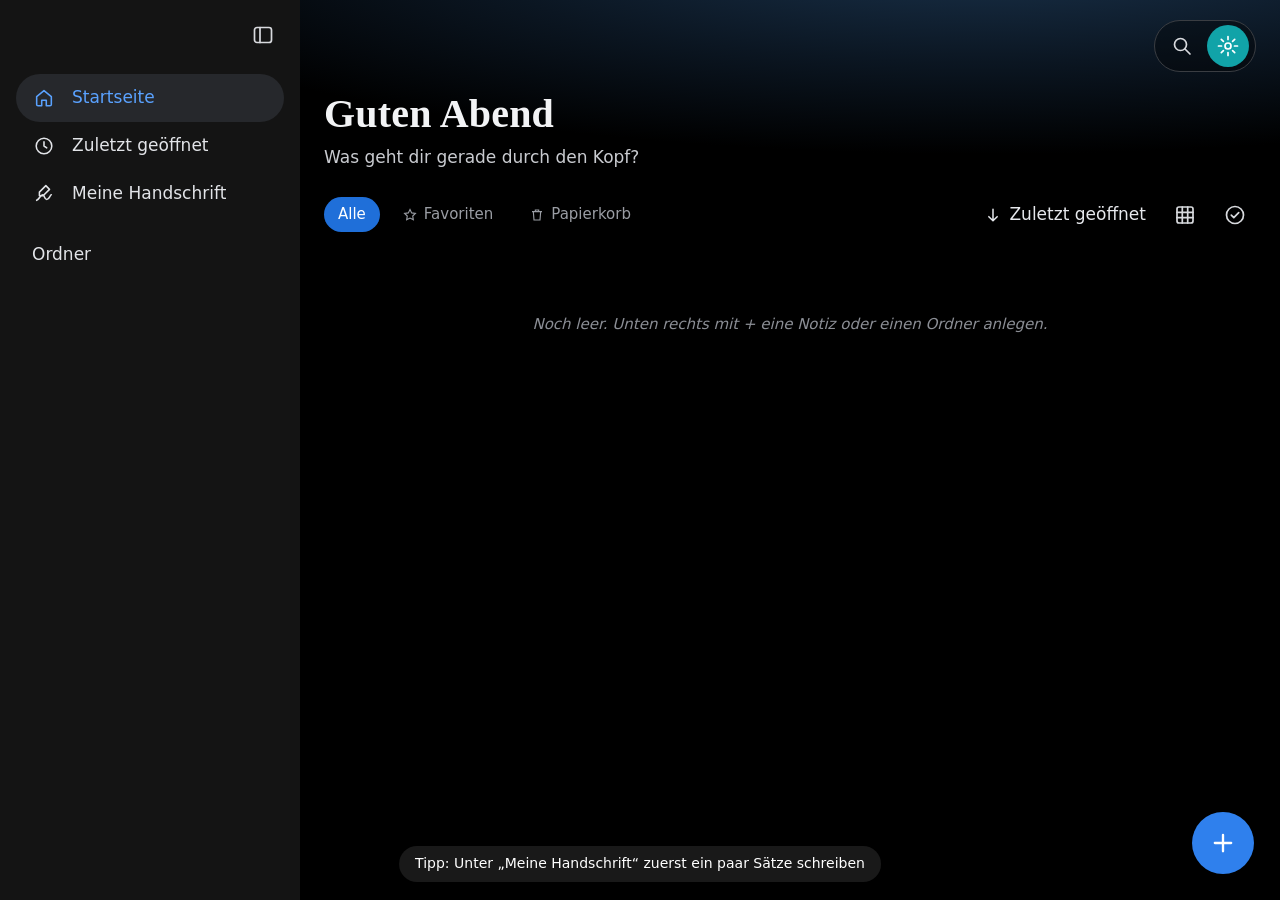
<file: index.html>
<!doctype html>
<html lang="de">
<head>
<meta charset="utf-8">
<meta name="viewport" content="width=device-width, initial-scale=1, maximum-scale=1, user-scalable=no">
<meta name="theme-color" content="#121212">
<title>Handschrift</title>
<link rel="manifest" href="manifest.webmanifest">
<link rel="icon" href="icon.svg" type="image/svg+xml">
<link rel="stylesheet" href="styles.css">
</head>
<body>
<!-- Bibliothek (Startbildschirm): Ordner und Notizen -->
<section id="library" hidden>
  <aside id="libSide">
    <button id="libSideToggle" class="ibtn" title="Seitenleiste ein-/ausblenden"><svg viewBox="0 0 24 24"><rect x="3.5" y="4.5" width="17" height="15" rx="2.5"/><path d="M9 4.5v15"/></svg></button>
    <nav id="libNav"></nav>
  </aside>
  <div class="lib-main">
    <div id="libScroll">
      <header class="lib-hero">
        <div class="lib-top">
          <button id="libSideOpen" class="ibtn" title="Seitenleiste"><svg viewBox="0 0 24 24"><rect x="3.5" y="4.5" width="17" height="15" rx="2.5"/><path d="M9 4.5v15"/></svg></button>
          <div class="spacer"></div>
          <div class="lib-tools">
            <input id="libSearch" type="search" placeholder="Suchen" autocomplete="off" hidden>
            <button id="libSearchBtn" class="ibtn" title="Suchen"><svg viewBox="0 0 24 24"><circle cx="10.5" cy="10.5" r="6"/><path d="M15 15l5 5"/></svg></button>
            <button id="libSettings" class="ibtn avatar" title="Einstellungen"><svg viewBox="0 0 24 24"><circle cx="12" cy="12" r="3"/><path d="M12 2.5v3M12 18.5v3M2.5 12h3M18.5 12h3M5.3 5.3l2.1 2.1M16.6 16.6l2.1 2.1M5.3 18.7l2.1-2.1M16.6 7.4l2.1-2.1"/></svg></button>
          </div>
        </div>
        <h1 id="libHello">Guten Tag</h1>
        <p class="lib-sub">Was geht dir gerade durch den Kopf?</p>
      </header>
      <div class="lib-row">
        <div id="libChips"></div>
        <div id="libCrumbs" class="crumbs"></div>
        <div class="spacer"></div>
        <button id="libSort" class="lib-sort" title="Sortieren"></button>
        <button id="libViewBtn" class="ibtn" title="Raster oder Liste"><svg viewBox="0 0 24 24"><rect x="4" y="4" width="16" height="16" rx="2"/><path d="M4 9.3h16M4 14.7h16M9.3 4v16M14.7 4v16"/></svg></button>
        <button id="libSelectBtn" class="ibtn" title="Auswählen"><svg viewBox="0 0 24 24"><circle cx="12" cy="12" r="8.5"/><path d="M8.3 12.2l2.5 2.5 4.9-5"/></svg></button>
      </div>
      <div id="libGrid"></div>
    </div>
    <div id="libSelBar" hidden>
      <span id="libSelCount">0 ausgewählt</span><div class="spacer"></div>
      <button id="libSelMove" class="btn">Verschieben nach</button>
      <button id="libSelFav" class="btn">Favoriten</button>
      <button id="libSelDel" class="btn danger">Löschen</button>
      <button id="libSelCancel" class="btn">Abbrechen</button>
    </div>
    <button id="libFab" title="Neu"><svg viewBox="0 0 24 24"><path d="M12 5v14M5 12h14"/></svg></button>
  </div>
  <input id="libImport" type="file" multiple hidden>
  <button id="libNewFolder" hidden></button>
  <button id="libNewNote" hidden></button>
</section>

<header id="toolbar">
  <div class="pill round" id="pillBack">
    <button id="btnNotes" class="tb" title="Zur Startseite"><svg viewBox="0 0 24 24"><path d="M19 12H5M11 6l-6 6 6 6"/></svg></button>
  </div>
  <div class="pill" id="pillNav">
    <button id="btnPages" class="tb" title="Seitenleiste"><svg viewBox="0 0 24 24"><rect x="3.5" y="4.5" width="17" height="15" rx="2.5"/><path d="M9 4.5v15"/></svg></button>
    <button id="btnGrid" class="tb" title="Seitenübersicht"><svg viewBox="0 0 24 24"><rect x="4" y="4" width="7" height="7" rx="1.5"/><rect x="13" y="4" width="7" height="7" rx="1.5"/><rect x="4" y="13" width="7" height="7" rx="1.5"/><rect x="13" y="13" width="7" height="7" rx="1.5"/></svg></button>
    <button id="btnAddPage" class="tb" title="Seite hinzufügen"><svg viewBox="0 0 24 24"><rect x="4" y="4" width="16" height="16" rx="3"/><path d="M12 8v8M8 12h8"/></svg></button>
    <button id="btnSearch" class="tb" title="Suchen"><svg viewBox="0 0 24 24"><circle cx="10.5" cy="10.5" r="6"/><path d="M15 15l5 5"/></svg></button>
    <button id="btnRecent" class="tb" title="Zuletzt geöffnete Notizen"><svg viewBox="0 0 24 24"><rect x="5" y="9" width="14" height="11" rx="2"/><path d="M7 6h10M9 3.5h6"/></svg></button>
  </div>
  <div class="pill" id="pillTools">
    <button id="btnUndo" class="tb" title="Rückgängig"><svg viewBox="0 0 24 24"><path d="M9 14L4 9l5-5"/><path d="M4 9h10a6 6 0 0 1 0 12h-3"/></svg></button>
    <button id="btnRedo" class="tb" title="Wiederholen"><svg viewBox="0 0 24 24"><path d="M15 14l5-5-5-5"/><path d="M20 9H10a6 6 0 0 0 0 12h3"/></svg></button>
    <button id="btnFinger" class="tb toggle" title="Mit dem Finger schreiben"><svg viewBox="0 0 24 24"><path d="M9 11V5a1.5 1.5 0 0 1 3 0v5"/><path d="M12 10V8.5a1.5 1.5 0 0 1 3 0V11"/><path d="M15 10.5a1.5 1.5 0 0 1 3 0V15a6 6 0 0 1-6 6h-1a6 6 0 0 1-4.6-2.2L4 15.5a1.5 1.5 0 0 1 2.3-1.9L9 16"/></svg></button>
    <span class="sep"></span>
    <button data-tool="lasso" class="tb tool" title="Lasso"><svg viewBox="0 0 24 24"><ellipse cx="12" cy="10" rx="8" ry="6" stroke-dasharray="3 2.5"/><path d="M7 15c-2 2-1 5 2 5"/></svg></button>
    <button data-tool="ball" class="tb tool active" title="Stift (nochmal tippen: Farbe und Stärke)"><svg viewBox="0 0 24 24"><path d="M4 20l1.5-5L16 4.5a2.1 2.1 0 0 1 3 3L8.5 18z"/><path d="M14 6.5l3 3"/></svg></button>
    <button data-tool="marker" class="tb tool" title="Textmarker (nochmal tippen: Farbe und Stärke)"><svg viewBox="0 0 24 24"><path d="M6 17l2-6 8-8 4 4-8 8z"/><path d="M4 21h9" class="hl"/></svg></button>
    <button data-tool="eraser" class="tb tool" title="Radierer"><svg viewBox="0 0 24 24"><path d="M8 20h12"/><path d="M5.5 15.5l9-9a2 2 0 0 1 2.8 0l2.2 2.2a2 2 0 0 1 0 2.8L12 19H8.5z"/></svg></button>
    <button data-tool="tape" class="tb tool" title="Klebeband: verdeckt Text zum Lernen, antippen deckt auf"><svg viewBox="0 0 24 24"><path d="M3 16L16 3l5 5L8 21z"/><path d="M7 12l5 5M10 9l5 5"/></svg></button>
    <button data-tool="shape" class="tb tool" title="Formen (nochmal tippen: Form wählen)"><svg viewBox="0 0 24 24"><circle cx="8.5" cy="8.5" r="4.5"/><path d="M12 21l4.5-8 4.5 8z"/></svg></button>
    <label class="tb" title="Bild oder PDF einfügen"><svg viewBox="0 0 24 24"><rect x="3" y="4" width="18" height="16" rx="2.5"/><circle cx="9" cy="10" r="1.8"/><path d="M4 18l5-5 4 4 3-3 4 4"/></svg>
      <input id="insertFile" type="file" accept="image/*,application/pdf,.pdf" hidden></label>
    <button data-tool="textbox" class="tb tool" title="Textfeld"><svg viewBox="0 0 24 24"><rect x="3.5" y="3.5" width="17" height="17" rx="2.5"/><path d="M8 8h8M12 8v9"/></svg></button>
    <button data-tool="sticky" class="tb tool" title="Haftnotiz"><svg viewBox="0 0 24 24"><path d="M4 5.5A1.5 1.5 0 0 1 5.5 4h13A1.5 1.5 0 0 1 20 5.5V14l-6 6H5.5A1.5 1.5 0 0 1 4 18.5z"/><path d="M14 20v-4.5a1.5 1.5 0 0 1 1.5-1.5H20"/></svg></button>
    <button data-tool="table" class="tb tool" title="Tabelle"><svg viewBox="0 0 24 24"><rect x="3.5" y="4.5" width="17" height="15" rx="2"/><path d="M3.5 9.5h17M3.5 14.5h17M9.5 9.5v10M15 9.5v10"/></svg></button>
    <button id="btnRuler" class="tb toggle" title="Lineal"><svg viewBox="0 0 24 24"><path d="M3 16L16 3l5 5L8 21z"/><path d="M7 12l2 2M10 9l2 2M13 6l2 2"/></svg></button>
    <button data-tool="laser" class="tb tool" title="Laserpointer"><svg viewBox="0 0 24 24"><circle cx="12" cy="12" r="3"/><path d="M12 3v3M12 18v3M3 12h3M18 12h3M5.6 5.6l2.1 2.1M16.3 16.3l2.1 2.1M5.6 18.4l2.1-2.1M16.3 7.7l2.1-2.1"/></svg></button>
    <button id="btnMic" class="tb toggle" title="Sprachaufnahme"><svg viewBox="0 0 24 24"><rect x="9" y="3" width="6" height="11" rx="3"/><path d="M5.5 11a6.5 6.5 0 0 0 13 0M12 17.5V21"/></svg></button>
    <button data-tool="text" class="tb tool" title="Text in deiner Handschrift (KI)"><svg viewBox="0 0 24 24"><path d="M4 6h9M8.5 6v12"/><path d="M14 17c2-1 3-5 4.5-5s-.5 5 1.5 5" /></svg></button>
    <span class="sep"></span>
    <button id="btnCollapse" class="tb" title="Stiftleiste ein-/ausblenden"><svg viewBox="0 0 24 24"><path d="M6 15l6-6 6 6"/></svg></button>
  </div>
  <div class="pill" id="pillRight">
    <button id="btnClaudeTop" class="tb" title="Claude fragen"><svg viewBox="0 0 24 24"><path d="M12 3v18M3 12h18M5.6 5.6l12.8 12.8M18.4 5.6L5.6 18.4M8.5 3.9l7 16.2M15.5 3.9l-7 16.2M3.9 8.5l16.2 7M3.9 15.5l16.2-7"/></svg></button>
    <button id="btnRead" class="tb toggle" title="Lesemodus (nur ansehen)"><svg viewBox="0 0 24 24"><path d="M2.5 12S6 5.5 12 5.5 21.5 12 21.5 12 18 18.5 12 18.5 2.5 12 2.5 12z"/><circle cx="12" cy="12" r="3"/></svg></button>
    <button id="btnMore" class="tb" title="Mehr"><svg viewBox="0 0 24 24"><circle cx="6" cy="12" r="1.3" class="dot"/><circle cx="12" cy="12" r="1.3" class="dot"/><circle cx="18" cy="12" r="1.3" class="dot"/></svg></button>
  </div>
  <!-- über „Mehr“ erreichbar -->
  <span id="noteTitle" hidden>Notiz</span>
  <button id="btnClaude" hidden></button>
  <button id="btnHand" hidden></button>
  <button id="btnExport" hidden></button>
  <button id="btnSettings" hidden></button>
</header>

<!-- Leiste unter der Werkzeugleiste, solange Stift oder Textmarker aktiv ist (wie Notewise) -->
<div id="penBar" hidden>
  <div id="pbPen" class="pbgrp">
  <button class="pb" id="pbLine" title="Linientyp: Freihand"><svg viewBox="0 0 24 24"><path d="M4 19c4 0 4-14 8-14s4 14 8 14"/></svg></button>
  <span class="sep"></span>
  <div id="pbWidths"></div>
  <span class="sep"></span>
  <div id="pbColors"></div>
  <label class="pb" title="Eigene Farbe"><svg viewBox="0 0 24 24"><circle cx="12" cy="12" r="8.5"/><path d="M12 8v8M8 12h8"/></svg><input id="pbCustom" type="color" hidden></label>
  <span class="sep"></span>
  <button class="pb" id="pbSettings" title="Stift-Einstellungen"><svg viewBox="0 0 24 24"><path d="M4 7h10M18 7h2M4 17h4M12 17h8"/><circle cx="16" cy="7" r="2"/><circle cx="10" cy="17" r="2"/></svg></button>
  </div>
  <div id="pbEraser" class="pbgrp" hidden>
    <div class="pseg">
      <button data-em="whole" title="Berührte Striche ganz löschen">Ganze Striche</button>
      <button data-em="part" title="Nur die überfahrene Stelle löschen">Teilweise</button>
    </div>
    <span class="sep"></span>
    <button class="pb es" data-es="s" title="Klein"><i style="--d:7px"></i></button>
    <button class="pb es" data-es="m" title="Mittel"><i style="--d:12px"></i></button>
    <button class="pb es" data-es="l" title="Groß"><i style="--d:19px"></i></button>
    <span class="sep"></span>
    <button class="pchip" id="ebMarker" title="Nur Textmarker radieren, Stiftstriche bleiben">Nur Textmarker</button>
  </div>
</div>
<div id="penSet" class="dpop" hidden>
  <div class="dpop-head"><b>Stift</b><button class="x" data-close>✕</button></div>
  <canvas id="penPreview" width="560" height="120"></canvas>
  <label class="drow">Dicke <span id="penWidthVal"></span></label>
  <div class="drow"><button class="pm" id="penMinus">−</button><input id="penWidth" type="range" step="0.1"><button class="pm" id="penPlus">+</button></div>
  <label class="drow sw">Halten, um Form zu zeichnen <input id="penHold" type="checkbox"><span class="tg"></span></label>
  <label class="drow sw">Mit dem Finger schreiben <input id="penFinger" type="checkbox"><span class="tg"></span></label>
</div>

<!-- Seitenübersicht als Raster -->
<div id="gridModal" class="dmodal" hidden>
  <div class="dbox wide">
    <div class="dhead"><b>Alle Seiten</b><span id="gridInfo"></span><div class="spacer"></div>
      <button id="gridAdd" class="ibtn" title="Seite am Ende hinzufügen"><svg viewBox="0 0 24 24"><path d="M12 5v14M5 12h14"/></svg></button>
      <button id="gridSelect" class="ibtn" title="Seiten auswählen"><svg viewBox="0 0 24 24"><circle cx="12" cy="12" r="8.5"/><path d="M8.3 12.2l2.5 2.5 4.9-5"/></svg></button>
      <button id="gridClose" class="ibtn" title="Schließen"><svg viewBox="0 0 24 24"><path d="M6 6l12 12M18 6L6 18"/></svg></button></div>
    <div id="gridPages"></div>
    <div id="gridBar" hidden>
      <button data-g="del"><svg viewBox="0 0 24 24"><path d="M4.5 7h15M9.5 7V4.5h5V7M6.5 7l1 12.5h9l1-12.5"/></svg>Löschen</button>
      <button data-g="dup"><svg viewBox="0 0 24 24"><rect x="8" y="8" width="11" height="12" rx="2"/><path d="M5 16V5.5A1.5 1.5 0 0 1 6.5 4H15"/></svg>Duplizieren</button>
      <button data-g="exp"><svg viewBox="0 0 24 24"><path d="M12 15V4M7.5 8.5L12 4l4.5 4.5M5 14v4.5A1.5 1.5 0 0 0 6.5 20h11a1.5 1.5 0 0 0 1.5-1.5V14"/></svg>Exportieren</button>
      <button data-g="cancel"><svg viewBox="0 0 24 24"><path d="M6 6l12 12M18 6L6 18"/></svg>Abbrechen</button>
    </div>
  </div>
</div>

<!-- „Mehr“ (•••) wie Notewise -->
<div id="moreSheet" class="dpop sheet" hidden>
  <div class="ms-head"><canvas id="msThumb" width="72" height="96"></canvas><div><b id="msTitle"></b><small id="msSub"></small></div></div>
  <div class="ms-tiles">
    <button data-m="export"><svg viewBox="0 0 24 24"><path d="M12 15V4M7.5 8.5L12 4l4.5 4.5M5 14v4.5A1.5 1.5 0 0 0 6.5 20h11a1.5 1.5 0 0 0 1.5-1.5V14"/></svg>Exportieren</button>
    <button data-m="rename"><svg viewBox="0 0 24 24"><path d="M4 20l1.5-5L16 4.5a2.1 2.1 0 0 1 3 3L8.5 18z"/></svg>Umbenennen</button>
    <button data-m="fav"><svg viewBox="0 0 24 24"><path d="M12 3.8l2.5 5.1 5.6.8-4 3.9.9 5.6-5-2.6-5 2.6.9-5.6-4-3.9 5.6-.8z"/></svg><span id="msFav">Favoriten</span></button>
  </div>
  <div class="ms-list">
    <button data-m="move"><svg viewBox="0 0 24 24"><rect x="4" y="5" width="16" height="14" rx="2"/><path d="M10 12h6M13 9l3 3-3 3"/></svg>Verschieben nach</button>
    <button data-m="goto"><svg viewBox="0 0 24 24"><circle cx="12" cy="12" r="8.5"/><path d="M10 9l4 3-4 3"/></svg>Gehe zu Seite</button>
    <button data-m="template"><svg viewBox="0 0 24 24"><rect x="5" y="3.5" width="14" height="17" rx="2"/><path d="M8 8h8M8 12h8M8 16h5"/></svg>Vorlage ändern</button>
    <button data-m="stylus"><svg viewBox="0 0 24 24"><path d="M4 20l1.5-5L14 6.5l3.5 3.5L9 18.5z"/><path d="M15 4l5 5"/></svg>Stylus &amp; Finger</button>
    <button data-m="claude"><svg viewBox="0 0 24 24"><path d="M12 3v18M3 12h18M5.6 5.6l12.8 12.8M18.4 5.6L5.6 18.4"/></svg>Claude fragen</button>
    <button data-m="hand"><svg viewBox="0 0 24 24"><path d="M4 20c3-1 4-6 6.5-6S12 19 15 19s3.5-5 5-5"/><path d="M14 4l4 4-7 7H7v-4z"/></svg>Meine Handschrift</button>
    <button data-m="settings"><svg viewBox="0 0 24 24"><circle cx="12" cy="12" r="3"/><path d="M12 2.5v3M12 18.5v3M2.5 12h3M18.5 12h3M5.3 5.3l2.1 2.1M16.6 16.6l2.1 2.1M5.3 18.7l2.1-2.1M16.6 7.4l2.1-2.1"/></svg>Einstellungen</button>
    <button data-m="details"><svg viewBox="0 0 24 24"><circle cx="12" cy="12" r="8.5"/><path d="M12 11v5M12 8h.01"/></svg>Details</button>
    <hr>
    <button data-m="delete" class="danger"><svg viewBox="0 0 24 24"><path d="M4.5 7h15M9.5 7V4.5h5V7M6.5 7l1 12.5h9l1-12.5"/></svg>Notiz löschen</button>
  </div>
</div>

<!-- Schnell wechseln -->
<aside id="quickPanel" hidden>
  <div class="qp-head"><b>Schnell wechseln</b><button class="x" id="qpClose">✕</button></div>
  <input id="qpSearch" type="search" placeholder="Notizen durchsuchen" autocomplete="off">
  <div id="qpList"></div>
</aside>

<!-- Vorlage -->
<div id="tplModal" class="dmodal" hidden>
  <div class="dbox">
    <div class="dhead center"><b>Vorlage</b><button class="x" data-close>✕</button></div>
    <div class="dlabel">Format (gilt für die ganze Notiz)</div>
    <div class="drow tpl-size"><div id="tplSizes" class="chips"></div>
      <div id="tplOrient" class="seg small"><button data-o="hoch">Hoch</button><button data-o="quer">Quer</button></div></div>
    <div class="dlabel">Papier</div>
    <div id="tplColors" class="tpl-colors"></div>
    <div class="drow"><span class="dl">Dichte</span><input id="tplDensity" type="range" min="1" max="10" step="1"><span id="tplDensityV" class="val"></span></div>
    <div class="drow"><span class="dl">Linienbreite</span><input id="tplLineW" type="range" min="1" max="10" step="1"><span id="tplLineWV" class="val"></span></div>
    <div class="dlabel">Basic</div>
    <div id="tplKinds" class="tpl-kinds"></div>
    <div class="dfoot"><button id="tplAll" class="tbtn">Auf alle Seiten</button><button id="tplApply" class="pbtn">Auf aktuelle Seite anwenden</button></div>
  </div>
</div>

<!-- Stylus & Finger -->
<div id="stylusModal" class="dmodal" hidden>
  <div class="dbox">
    <div class="dhead center"><b>Stylus &amp; Finger</b><button class="x" data-close>✕</button></div>
    <div class="dgroup"><div class="dgt">Einzelner Finger</div>
      <label class="radio"><input type="radio" name="finger" value="draw"> Zeichnen</label>
      <label class="radio"><input type="radio" name="finger" value="scroll"> Scrollen</label></div>
    <div class="dgroup"><div class="dgt">Zwei Finger</div><p class="dhint">Zoomen und Verschieben</p></div>
    <div class="dgroup"><div class="dgt">Stift</div>
      <label class="drow sw">Halten, um Form zu zeichnen <input id="stHold" type="checkbox"><span class="tg"></span></label>
      <label class="drow sw">Durchkritzeln radiert <input id="stScribble" type="checkbox"><span class="tg"></span></label></div>
    <div class="dgroup"><div class="dgt">Stiftknöpfe</div>
      <p class="dhint">Knopf drücken, während der Stift über dem Bildschirm schwebt, löst die gewählte Aktion aus.
        Steht ein Knopf auf „Radierer“, radiert der Stift außerdem, solange du ihn beim Schreiben gedrückt hältst.
        Reagiert ein Knopf nicht, tippe auf „Anlernen“ und drück ihn.</p>
      <div class="pbtn-row"><b>Knopf 1</b><select id="stBtn0" class="dsel"></select><button class="tbtn" data-learn="0">Anlernen</button></div>
      <div class="dhint pbtn-info" id="stBtnInfo0"></div>
      <div class="pbtn-row"><b>Knopf 2</b><select id="stBtn1" class="dsel"></select><button class="tbtn" data-learn="1">Anlernen</button></div>
      <div class="dhint pbtn-info" id="stBtnInfo1"></div></div>
  </div>
</div>

<div id="pageNav"><button id="pagePrev" title="Vorige Seite"><svg viewBox="0 0 24 24"><path d="M6 15l6-6 6 6"/></svg></button>
  <button id="pageNext" title="Nächste Seite"><svg viewBox="0 0 24 24"><path d="M6 9l6 6 6-6"/></svg></button></div>

<main id="stage">
  <canvas id="page"></canvas>
  <div id="pagePill"><button class="pg" id="pagePillPg" title="Gehe zu Seite"><b id="pageNo">1</b><i id="pageTot">1</i></button><button id="zoomNo" title="Zoom zurücksetzen">100%</button></div>
</main>
<div id="status" hidden></div>

<textarea id="tbEditor" hidden spellcheck="true"></textarea>
<div id="tbBar" hidden>
  <button data-tb="smaller" title="Schrift kleiner">A−</button><span id="tbSize"></span><button data-tb="bigger" title="Schrift größer">A+</button>
  <button data-tb="full" title="Textfeld bis zum rechten Rand">↔ Ganze Zeile</button>
  <button id="tbHand">✍ In Handschrift</button>
</div>
<div id="tbMove" class="tb-h" hidden title="Verschieben">✥</div>
<div id="tbWide" class="tb-h" hidden title="Breite ziehen"></div>
<div id="tbScale" class="tb-h" hidden title="Größe ziehen"></div>

<!-- Menü an der Lasso-Auswahl -->
<div id="selMenu" hidden>
  <button data-act="hand" class="accent" hidden>✍ In Handschrift</button>
  <button data-act="cut">Ausschneiden</button>
  <button data-act="copy">Kopieren</button>
  <button data-act="dup">Duplizieren</button>
  <span class="sep"></span>
  <button data-act="color" data-color="#000000" class="dot" style="--c:#000000" title="Schwarz"></button>
  <button data-act="color" data-color="#D10000" class="dot" style="--c:#D10000" title="Rot"></button>
  <button data-act="color" data-color="#0009D1" class="dot" style="--c:#0009D1" title="Blau"></button>
  <button data-act="color" data-color="#03D100" class="dot" style="--c:#03D100" title="Grün"></button>
  <span class="sep"></span>
  <button data-act="delete" class="danger">Löschen</button>
</div>

<!-- Claude fragen -->
<aside id="claudePanel" hidden>
  <div class="side-head"><b>Claude</b><span><button id="claudeNew" class="btn" title="Neues Gespräch">Neu</button>
    <button id="claudeClose" class="btn">✕</button></span></div>
  <div id="claudeMsgs"></div>
  <div class="claude-in">
    <label class="check small"><input id="claudeWithPage" type="checkbox" checked> aktuelle Seite als Bild mitschicken</label>
    <textarea id="claudeInput" rows="2" placeholder="Frag etwas zu deiner Seite …"></textarea>
    <button id="claudeSend" class="btn primary">Fragen</button>
  </div>
</aside>

<!-- Seitenübersicht -->
<aside id="pageSide" hidden>
  <div class="side-head"><b>Seiten</b><button id="addPage" class="btn">+ Seite</button></div>
  <div id="pageThumbs"></div>
</aside>

<!-- Zielordner wählen -->
<div id="pickModal" class="modal" hidden>
  <div class="modal-box small">
    <div class="modal-head"><h2 id="pickTitle">Verschieben nach</h2><button id="pickClose" class="btn">Abbrechen</button></div>
    <div id="pickList"></div>
  </div>
</div>

<!-- Text-Eingabe für Handschrift -->
<div id="textPanel" class="panel" hidden>
  <textarea id="textInput" rows="3" placeholder="Text eintippen – er erscheint in deiner Handschrift an der markierten Stelle"></textarea>
  <div class="row">
    <label class="slider">Sorgfalt
      <input id="bias" type="range" min="0.6" max="1.6" step="0.05" value="1">
    </label>
    <span id="textWarn" class="warn"></span>
    <div class="spacer"></div>
    <button id="textCancel" class="btn">Abbrechen</button>
    <button id="textGo" class="btn primary">In Handschrift schreiben</button>
  </div>
</div>


<!-- Handschrift lernen -->
<div id="handModal" class="modal" hidden>
  <div class="modal-box">
    <div class="modal-head">
      <h2>Meine Handschrift</h2>
      <button id="handClose" class="btn">Fertig</button>
    </div>
    <p class="hint">Schreib den Satz <b>in einer Zeile auf die Linie</b>, ganz normal, so wie du sonst schreibst. Die KI lernt daraus Form, Neigung, Größe und Verbindungen deiner Buchstaben. 3–5 Sätze ergeben das beste Ergebnis.</p>
    <div class="row">
      <label class="grow">Geschriebener Text:
        <input id="sampleText" type="text" maxlength="70">
      </label>
      <button id="sampleNext" class="btn" title="Anderen Satz vorschlagen">↻ anderer Satz</button>
    </div>
    <canvas id="pad"></canvas>
    <div class="row">
      <button id="padClear" class="btn">Löschen</button>
      <button id="padUndo" class="btn">↶</button>
      <div class="spacer"></div>
      <button id="padSave" class="btn primary">Probe speichern</button>
    </div>
    <h3>Gespeicherte Proben <small id="sampleCount"></small></h3>
    <div id="sampleList"></div>
    <div class="row test-row">
      <input id="testText" type="text" value="Hallo, das hier hat die KI in meiner Schrift geschrieben." class="grow">
      <button id="testGo" class="btn primary">Testen</button>
    </div>
    <canvas id="testCanvas"></canvas>
  </div>
</div>

<!-- Export -->
<div id="exportModal" class="dmodal" hidden>
  <div class="dbox">
    <div class="dhead center"><b>Exportieren</b><button class="x" data-close>✕</button></div>
    <div id="expMode" class="seg"><button data-m="all">Gesamte Notiz</button><button data-m="some">Bestimmter Inhalt</button></div>
    <div class="drow card"><span class="ndot"></span><div><div id="expTitle"></div><small id="expCount"></small></div></div>
    <div id="expSome" hidden>
      <div id="expStrip"></div>
      <div class="dfield"><input id="expRange" type="text" placeholder="Seitenbereich zum Exportieren eingeben, z.B. 2-5, 8" autocomplete="off">
        <label class="drow sw">Alles auswählen <input id="expAll" type="checkbox"><span class="tg"></span></label></div>
    </div>
    <div class="dlabel">Exportieren als</div>
    <div id="expAs" class="tiles">
      <button data-as="pdf"><svg viewBox="0 0 24 24"><path d="M6 3.5h8l4 4V20a.5.5 0 0 1-.5.5h-11A.5.5 0 0 1 6 20z"/><path d="M14 3.5V8h4"/></svg>PDF</button>
      <button data-as="png" id="expAsPng"><svg viewBox="0 0 24 24"><rect x="4" y="4" width="16" height="16" rx="2"/><circle cx="9" cy="9.5" r="1.6"/><path d="M5 18l5-5 4 4 2-2 3 3"/></svg>Bild</button>
      <button data-as="nw"><svg viewBox="0 0 24 24"><path d="M6 3.5h8l4 4V20a.5.5 0 0 1-.5.5h-11A.5.5 0 0 1 6 20z"/><path d="M9 16c1.5-3 2-6 3-6s.5 4 1.5 4 1-2 2-3"/></svg>Notewise</button>
    </div>
    <p class="dhint" id="expHint"></p>
    <div class="dfoot"><button class="tbtn" data-close>Abbrechen</button><button id="expGo" class="pbtn">Exportieren</button></div>
  </div>
</div>
<button id="exportPng" hidden></button><button id="exportNotewise" hidden></button><button id="exportClose" hidden></button>

<!-- Einstellungen -->
<div id="settingsModal" class="modal" hidden>
  <div class="modal-box small">
    <div class="modal-head">
      <h2>Einstellungen</h2>
      <button id="settingsClose" class="btn">Fertig</button>
    </div>
    <label>Dein Name (für die Begrüßung auf der Startseite)
      <input id="setName" type="text" autocomplete="off" placeholder="z. B. Felix">
    </label>
    <label>Papier für neue Seiten
      <select id="setPaper">
        <option value="nwgrid">Karo wie Notewise (eine Zeile pro Kästchen)</option>
        <option value="lined">liniert</option>
        <option value="grid">kariert</option>
        <option value="plain">blanko</option>
      </select>
    </label>
    <label>Zeilenabstand
      <select id="setLine">
        <option value="34">eng</option>
        <option value="40" selected>normal</option>
        <option value="48">weit</option>
      </select>
    </label>
    <label class="check"><input id="setFinger" type="checkbox"> Mit dem Finger schreiben (sonst nur Stift, Finger scrollt)</label>
    <label class="check"><input id="setCheck" type="checkbox"> Gründlich prüfen: jedes Stück per Texterkennung lesen und die lesbarste Variante nehmen (langsamer, lädt einmalig ca. 65 MB)</label>
    <label>Schrift-Stil für eingefügten Text
      <select id="setStyle"></select>
    </label>
    <div class="model-box">
      <b>Claude fragen</b>
      <p class="hint small">Für das Claude-Fenster: eigener API-Schlüssel von console.anthropic.com (wird separat nach Verbrauch
        abgerechnet, nicht über ein Claude-Abo). Er wird nur auf diesem Gerät gespeichert und nur an api.anthropic.com geschickt.</p>
      <input id="setClaudeKey" type="password" autocomplete="off" placeholder="sk-ant-…">
    </div>
    <div class="model-box">
      <b>Sicherung in Google Drive</b>
      <p class="hint small">Sichert alle Notizen in den Ordner „Handschrift-Backup“ in deinem Google Drive. Die App sieht dort nur ihre eigenen Dateien.</p>
      <p id="bkInfo" class="hint small"></p>
      <div class="row">
        <button id="bkNow" class="btn primary">Jetzt sichern</button>
        <button id="bkRestore" class="btn">Aus Drive wiederherstellen</button>
      </div>
      <label class="check"><input id="bkAuto" type="checkbox"> Automatisch einmal am Tag sichern, wenn WLAN da ist</label>
      <details class="hint small"><summary>Google-Client-ID</summary>
        <input id="bkClient" type="text" autocomplete="off" spellcheck="false" placeholder="….apps.googleusercontent.com"></details>
    </div>
    <div class="model-box">
      <b>KI-Modell</b>
      <p id="modelInfo" class="hint small"></p>
      <p id="speedInfo" class="hint small"></p>
      <p id="appVersion" class="hint small"></p>
      <div class="row">
        <label class="btn">Eigenes Modell laden (.hwm)<input id="modelFile" type="file" accept=".hwm,application/octet-stream" hidden></label>
        <button id="modelReset" class="btn" hidden>Standardmodell</button>
      </div>
    </div>
    <p class="hint small">Die KI läuft komplett auf diesem Gerät. Notizen und Schriftproben bleiben hier im Browser gespeichert.</p>
    <p class="hint small">Modell: Graves-Handschriftsynthese, vortrainierte Gewichte aus sjvasquez/handwriting-synthesis (IAM-Online-Daten).</p>
  </div>
</div>

<script src="engine.js"></script>
<script src="ink.js"></script>
<script src="ocr.js"></script>
<script src="notewise.js"></script>
<script src="backup.js"></script>
<script src="app.js"></script>
</body>
</html>
</file>
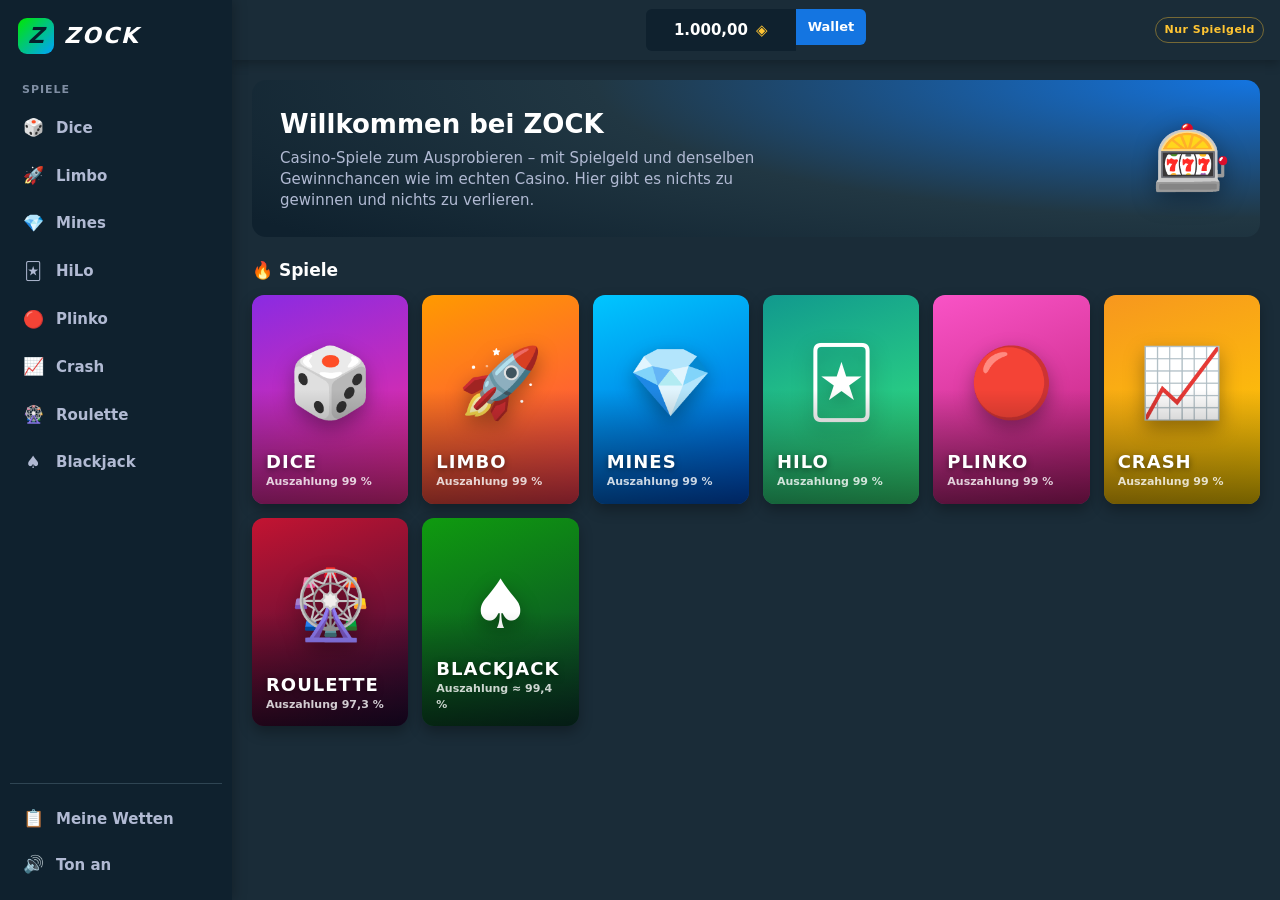
<file: casino/index.html>
<!doctype html>
<html lang="de">
<head>
<meta charset="utf-8">
<meta name="viewport" content="width=device-width, initial-scale=1, viewport-fit=cover, user-scalable=no">
<meta name="theme-color" content="#0f212e">
<title>ZOCK – Spielgeld-Casino</title>
<link rel="manifest" href="manifest.webmanifest">
<link rel="icon" href="icon.svg" type="image/svg+xml">
<link rel="stylesheet" href="styles.css">
</head>
<body>
<div id="app">
  <aside id="side">
    <button class="logo" data-nav="lobby" aria-label="Startseite">
      <span class="logo-mark">Z</span><span class="logo-text">ZOCK</span>
    </button>
    <nav id="nav"></nav>
    <div class="side-foot">
      <button class="navbtn" data-nav="bets"><span class="ico">📋</span><span class="lbl">Meine Wetten</span></button>
      <button class="navbtn" id="soundBtn"><span class="ico">🔊</span><span class="lbl">Ton an</span></button>
    </div>
  </aside>
  <div id="main">
    <header id="top">
      <button id="menuBtn" class="iconbtn" aria-label="Menü">☰</button>
      <div class="wallet">
        <div class="bal"><span id="balance">0,00</span><span class="coin">◈</span></div>
        <button id="walletBtn" class="btn primary small">Wallet</button>
      </div>
      <div class="playmoney">Nur Spielgeld</div>
    </header>
    <main id="view"></main>
  </div>
</div>
<div id="modal" class="modal hidden"></div>
<div id="toasts"></div>
<script src="app.js"></script>
<script src="games1.js"></script>
<script src="games2.js"></script>
<script src="games3.js"></script>
</body>
</html>
</file>
<file: styles.css>
:root {
  --bg: #f6f3ea;
  --paper: #fffdf7;
  --ink: #1b2a4a;
  --line: #c9d8ea;
  --margin: #f0b8b8;
  --ui: #ffffff;
  --ui-border: #ddd6c6;
  --text: #2b2b2b;
  --muted: #7a7466;
  --accent: #2f5fd0;
  --warn: #b5541c;
}
* { box-sizing: border-box; }
[hidden] { display: none !important; }
html, body { margin: 0; height: 100%; overflow: hidden; background: var(--bg); color: var(--text);
  font: 15px/1.4 system-ui, -apple-system, "Segoe UI", Roboto, sans-serif; -webkit-user-select: none; user-select: none; }
button, select, input, textarea { font: inherit; color: inherit; }

#toolbar { position: fixed; top: 0; left: 0; right: 0; height: 52px; display: flex; align-items: center; gap: 6px;
  padding: 0 8px; background: var(--ui); border-bottom: 1px solid var(--ui-border); z-index: 10; overflow-x: auto; }
#toolbar .title { font-weight: 600; max-width: 22vw; overflow: hidden; text-overflow: ellipsis; white-space: nowrap; padding: 0 6px; cursor: pointer; }
.group { display: flex; gap: 2px; padding: 0 4px; border-left: 1px solid var(--ui-border); }
.spacer { flex: 1; }
.tb { min-width: 40px; height: 40px; border: 1px solid transparent; background: none; border-radius: 10px; font-size: 20px; cursor: pointer; display: inline-flex; align-items: center; justify-content: center; gap: 2px; }
.tb small { font-size: 12px; }
.tb.wide { font-size: 15px; padding: 0 10px; white-space: nowrap; }
.tb:hover { background: #f1ede2; }
.tb.active { background: #e6edfb; border-color: #b9cbf2; }
select.tb { font-size: 14px; padding: 0 6px; border: 1px solid var(--ui-border); }
.swatch { width: 28px; height: 28px; margin: 6px 2px; border-radius: 50%; border: 2px solid #fff; background: var(--c); box-shadow: 0 0 0 1px #bbb; cursor: pointer; padding: 0; }
.swatch.active { box-shadow: 0 0 0 2px var(--accent); }

#stage { position: fixed; top: 0; left: 0; right: 0; bottom: 0; background: #fff; }
#page { display: block; width: 100%; height: 100%; touch-action: none; }
#status { position: fixed; z-index: 60; left: 50%; bottom: 18px; transform: translateX(-50%); background: rgba(30, 30, 30, .85); color: #fff;
  padding: 8px 16px; border-radius: 20px; font-size: 14px; pointer-events: none; }

.panel { position: fixed; left: 50%; bottom: 14px; transform: translateX(-50%); width: min(760px, calc(100% - 24px)); background: var(--ui);
  border: 1px solid var(--ui-border); border-radius: 14px; box-shadow: 0 8px 30px rgba(0,0,0,.15); padding: 12px; z-index: 20; }
.panel textarea { width: 100%; resize: vertical; border: 1px solid var(--ui-border); border-radius: 8px; padding: 8px; font-size: 16px; -webkit-user-select: text; user-select: text; }
.row { display: flex; align-items: center; gap: 8px; margin-top: 8px; flex-wrap: wrap; }
.grow { flex: 1; min-width: 160px; }
.btn { border: 1px solid var(--ui-border); background: #faf8f2; border-radius: 9px; padding: 8px 14px; cursor: pointer; }
.btn.primary { background: var(--accent); border-color: var(--accent); color: #fff; }
.btn:disabled { opacity: .5; cursor: default; }
.slider { display: flex; align-items: center; gap: 6px; color: var(--muted); font-size: 14px; }
.warn { color: var(--warn); font-size: 13px; }

/* ---- Bibliothek ---- */
#library { position: fixed; inset: 0; z-index: 25; display: flex; background: #f4f5f7; }
body.in-library #toolbar, body.in-library #stage, body.in-library #pageSide { display: none; }
#libSide { width: 240px; flex: none; background: #fff; border-right: 1px solid #e3e5ea; padding: 14px 8px; overflow-y: auto; }
.side-item { display: flex; align-items: center; gap: 10px; width: 100%; border: none; background: none; text-align: left;
  padding: 9px 12px; border-radius: 10px; cursor: pointer; font-size: 15px; color: #2b2f36; }
.side-item:hover { background: #f1f3f6; }
.side-item.active { background: #e8f0fe; color: #1a56d6; font-weight: 600; }
.side-item .ic { width: 22px; display: inline-flex; justify-content: center; flex: none; }
.side-item .ic svg { width: 20px; height: 16px; }
.side-item .lbl { overflow: hidden; text-overflow: ellipsis; white-space: nowrap; }
.lib-main { flex: 1; display: flex; flex-direction: column; min-width: 0; }
.lib-bar { display: flex; align-items: center; gap: 8px; padding: 12px 16px; background: #fff; border-bottom: 1px solid #e3e5ea; flex-wrap: wrap; }
.crumbs { display: flex; align-items: center; gap: 2px; font-size: 20px; font-weight: 700; min-width: 0; overflow: hidden; }
.crumb { border: none; background: none; font: inherit; color: #2b2f36; cursor: pointer; padding: 2px 4px; border-radius: 6px; white-space: nowrap; }
.crumb:last-child { color: #111; }
.crumbs .sep { color: #9aa0a8; padding: 0 2px; }
#libSearch { width: 200px; padding: 8px 12px; border: 1px solid #dfe2e7; border-radius: 20px; background: #f6f7f9; -webkit-user-select: text; user-select: text; }
#libSort { padding: 8px; border: 1px solid #dfe2e7; border-radius: 10px; background: #fff; }
#libGrid { flex: 1; overflow-y: auto; padding: 20px; display: grid; grid-template-columns: repeat(auto-fill, minmax(150px, 1fr)); gap: 22px 18px; align-content: start; }
.card { cursor: pointer; min-width: 0; }
.card .cover { aspect-ratio: 1000 / 1414; border-radius: 10px; overflow: hidden; background: #fff; box-shadow: 0 1px 3px rgba(0,0,0,.12), 0 4px 14px rgba(0,0,0,.06); display: flex; align-items: center; justify-content: center; }
.card .cover img, .card .cover .blank { width: 100%; height: 100%; object-fit: cover; display: block; background: #fffdf7; }
.card.folder .cover { background: none; box-shadow: none; }
.card.folder .cover svg { width: 82%; height: auto; filter: drop-shadow(0 3px 6px rgba(0,0,0,.15)); }
.card:hover .cover { box-shadow: 0 2px 6px rgba(0,0,0,.18), 0 8px 22px rgba(0,0,0,.08); }
.card .cap { display: flex; align-items: center; gap: 4px; margin-top: 8px; }
.card .name { flex: 1; font-weight: 600; font-size: 14px; overflow: hidden; text-overflow: ellipsis; white-space: nowrap; }
.card .more { border: none; background: none; font-size: 18px; color: #6b7280; cursor: pointer; padding: 0 6px; border-radius: 6px; }
.card .more:hover { background: #e9ecf1; }
.card .meta { color: #7b8190; font-size: 12px; overflow: hidden; text-overflow: ellipsis; white-space: nowrap; }
#libGrid .empty { grid-column: 1 / -1; text-align: center; margin-top: 60px; }
#popMenu { position: fixed; z-index: 50; background: #fff; border-radius: 12px; box-shadow: 0 8px 30px rgba(0,0,0,.18); padding: 6px; min-width: 190px; display: flex; flex-direction: column; }
#popMenu button { border: none; background: none; text-align: left; padding: 10px 12px; border-radius: 8px; cursor: pointer; font-size: 15px; }
#popMenu button:hover { background: #f1f3f6; }
#popMenu button.danger { color: #c62828; }
#pickList { margin-top: 10px; max-height: 60vh; overflow-y: auto; }
@media (max-width: 700px) { #libSide { display: none; } #libSearch { width: 130px; } }

/* ---- Textfeld-Editor ---- */
#tbEditor { position: fixed; z-index: 35; min-height: 1.4em; line-height: 1.3; padding: 0; margin: 0; border: 1.5px dashed #2f6fe0;
  background: rgba(255,255,255,.6); resize: none; overflow: hidden; outline: none; font-family: system-ui, -apple-system, "Segoe UI", Roboto, sans-serif;
  -webkit-user-select: text; user-select: text; }
.pthumb { position: relative; }
.pthumb .pmore { position: absolute; top: 2px; right: 4px; background: rgba(255,255,255,.9); border-radius: 6px; padding: 0 5px; font-size: 14px; color: #444; }

/* ---- Claude-Fenster ---- */
#claudePanel { position: fixed; top: 52px; right: 0; bottom: 0; width: min(380px, 90vw); background: #fff; border-left: 1px solid #e3e5ea;
  z-index: 14; display: flex; flex-direction: column; }
body.with-claude #stage { right: min(380px, 90vw); }
#claudeMsgs { flex: 1; overflow-y: auto; padding: 12px; display: flex; flex-direction: column; gap: 10px; }
.cmsg { white-space: pre-wrap; padding: 9px 12px; border-radius: 12px; font-size: 14px; line-height: 1.45; max-width: 92%;
  -webkit-user-select: text; user-select: text; }
.cmsg.user { align-self: flex-end; background: #2f6fe0; color: #fff; }
.cmsg.assistant { align-self: flex-start; background: #f2f3f6; }
.cmsg.info { align-self: center; background: #fff4e5; color: #8a4b00; font-size: 13px; }
.claude-in { border-top: 1px solid #e3e5ea; padding: 10px; display: flex; flex-direction: column; gap: 8px; }
.claude-in textarea { resize: none; border: 1px solid #dfe2e7; border-radius: 10px; padding: 8px; font-size: 15px; -webkit-user-select: text; user-select: text; }
.claude-in .check { display: flex; gap: 6px; align-items: center; font-size: 13px; color: #555; }
#setClaudeKey { width: 100%; padding: 8px 10px; border: 1px solid var(--ui-border); border-radius: 8px; -webkit-user-select: text; user-select: text; }

/* ---- Lasso-Menü ---- */
#selMenu { position: fixed; z-index: 40; display: flex; align-items: center; gap: 2px; background: #2a2d33; color: #fff;
  border-radius: 12px; padding: 4px; box-shadow: 0 6px 24px rgba(0,0,0,.25); }
#selMenu button { border: none; background: none; color: #fff; padding: 8px 10px; border-radius: 8px; cursor: pointer; font-size: 14px; }
#selMenu button:hover { background: rgba(255,255,255,.12); }
#selMenu button.danger { color: #ff8a80; }
#selMenu .dot { width: 22px; height: 22px; padding: 0; margin: 0 2px; border-radius: 50%; background: var(--c); border: 2px solid #fff; }
#selMenu .sep { width: 1px; height: 22px; background: rgba(255,255,255,.25); margin: 0 4px; }
.tb svg { display: block; }

/* ---- Seiten ---- */
#pagePill { position: absolute; left: 14px; bottom: 14px; display: flex; gap: 10px; background: rgba(32, 34, 38, .82); color: #fff;
  padding: 6px 14px; border-radius: 18px; font-size: 13px; pointer-events: none; }
#pagePill #zoomNo { border-left: 1px solid rgba(255,255,255,.3); padding-left: 10px; }
#pageSide { position: fixed; top: 52px; left: 0; bottom: 0; width: 168px; background: #f4f5f7; border-right: 1px solid #e3e5ea; z-index: 12; display: flex; flex-direction: column; }
body.with-pages #stage { left: 168px; }
.side-head { display: flex; justify-content: space-between; align-items: center; padding: 10px; border-bottom: 1px solid #e3e5ea; }
.side-head .btn { padding: 6px 10px; }
#pageThumbs { overflow-y: auto; padding: 10px; display: flex; flex-direction: column; gap: 12px; align-items: center; }
.pthumb { border: 2px solid transparent; background: none; padding: 0; border-radius: 6px; cursor: pointer; display: flex; flex-direction: column; align-items: center; gap: 4px; font-size: 12px; color: #6b7280; }
.pthumb canvas { border-radius: 4px; box-shadow: 0 1px 4px rgba(0,0,0,.18); }
.pthumb.active { border-color: #2f6fe0; }

.modal { position: fixed; inset: 0; background: rgba(20, 20, 20, .35); z-index: 30; display: flex; align-items: flex-start; justify-content: center; overflow-y: auto; padding: 16px; }
.modal-box { background: var(--ui); border-radius: 16px; padding: 16px 18px 20px; width: min(1100px, 100%); box-shadow: 0 10px 40px rgba(0,0,0,.2); }
.modal-box.small { width: min(480px, 100%); }
.modal-box.small label { display: block; margin: 12px 0; }
.modal-box.small select { display: block; width: 100%; margin-top: 4px; padding: 8px; border-radius: 8px; border: 1px solid var(--ui-border); background: #fff; }
.modal-box label.check { display: flex; gap: 8px; align-items: flex-start; }
.modal-head { display: flex; justify-content: space-between; align-items: center; }
.modal-head h2 { margin: 0; font-size: 20px; }
.hint { color: var(--muted); margin: 8px 0; }
.hint.small { font-size: 13px; }
.modal input[type=text] { width: 100%; padding: 8px 10px; border: 1px solid var(--ui-border); border-radius: 8px; font-size: 16px; -webkit-user-select: text; user-select: text; }
#sampleText { font-size: 18px; margin-top: 4px; }
#pad, #testCanvas { display: block; width: 100%; margin-top: 10px; border: 1px solid var(--ui-border); border-radius: 10px; background: var(--paper); touch-action: none; }
#testCanvas { touch-action: auto; }
h3 { margin: 18px 0 6px; font-size: 16px; }
h3 small { color: var(--muted); font-weight: normal; }
#sampleList { display: grid; grid-template-columns: repeat(auto-fill, minmax(260px, 1fr)); gap: 8px; }
.sample { border: 1px solid var(--ui-border); border-radius: 10px; padding: 6px; background: var(--paper); position: relative; }
.sample.off { opacity: .45; }
.sample canvas { width: 100%; height: 60px; display: block; }
.sample .meta { display: flex; justify-content: space-between; align-items: center; font-size: 12px; color: var(--muted); gap: 4px; }
.sample .meta span { overflow: hidden; text-overflow: ellipsis; white-space: nowrap; }
.sample button { border: none; background: none; cursor: pointer; font-size: 14px; padding: 2px 4px; }
.empty { color: var(--muted); font-style: italic; }
.test-row { margin-top: 18px; }

@media (max-width: 920px) {
  .tb.wide { font-size: 0; padding: 0 6px; }
  .tb.wide::before { content: "✍"; font-size: 20px; }
  #colors .swatch:nth-child(n+4) { display: none; }
}
.model-box { border-top: 1px solid var(--ui-border); margin-top: 14px; padding-top: 10px; }
.modal-box.small label.btn { display: inline-block; margin: 0; }

/* ---- Notizansicht wie Notewise: schwebende dunkle Leisten über der Seite ---- */
#toolbar { position: fixed; top: 10px; left: 10px; right: 10px; height: auto; display: flex; gap: 10px; align-items: center;
  background: none; border: none; padding: 0; z-index: 10; overflow: visible; pointer-events: none; }
#toolbar .pill { pointer-events: auto; display: flex; align-items: center; gap: 2px; background: #23262d; border-radius: 30px;
  padding: 5px 8px; box-shadow: 0 4px 16px rgba(0,0,0,.25); overflow-x: auto; scrollbar-width: none; }
#toolbar .pill::-webkit-scrollbar { display: none; }
#pillTools { flex: 1; min-width: 0; }
#toolbar .tb { min-width: 40px; width: 40px; height: 40px; border-radius: 50%; color: #e8eaee; border: none; flex: none; }
#toolbar .tb:hover { background: rgba(255,255,255,.08); }
#toolbar .tb.active { background: #1d5a8e; border: none; }
#toolbar .tb svg { width: 23px; height: 23px; fill: none; stroke: currentColor; stroke-width: 1.7; stroke-linecap: round; stroke-linejoin: round; }
#toolbar .tb svg .dot { fill: currentColor; }
#toolbar .tb svg .hl { stroke: #f2c200; stroke-width: 3.2; }
#toolbar .sep { width: 1px; height: 26px; background: rgba(255,255,255,.18); margin: 0 4px; flex: none; }
#toolbar .tb.rec { background: #c62828; }
#pagePill { left: 14px; bottom: 14px; background: #23262d; padding: 6px 16px; border-radius: 24px; align-items: center; gap: 14px; font-size: 15px; }
#pagePill .pg { display: flex; flex-direction: column; align-items: center; line-height: 1.15; }
#pagePill .pg b { font-weight: 500; }
#pagePill .pg i { font-style: normal; font-size: 12px; opacity: .75; border-top: 1px solid rgba(255,255,255,.35); padding: 0 8px; }
#pagePill #zoomNo { font-size: 16px; }
#pageNav { position: fixed; right: 12px; bottom: 60px; z-index: 9; display: flex; flex-direction: column; background: #23262d; border-radius: 16px; padding: 2px; }
body.in-library #pageNav { display: none; }
#pageNav button { width: 30px; height: 30px; border: none; background: none; color: #fff; cursor: pointer; display: flex; align-items: center; justify-content: center; }
#pageNav svg { width: 18px; height: 18px; fill: none; stroke: currentColor; stroke-width: 2; stroke-linecap: round; stroke-linejoin: round; }
#penPop { position: fixed; z-index: 45; background: #23262d; border-radius: 16px; padding: 10px; display: flex; flex-direction: column; gap: 10px; box-shadow: 0 8px 26px rgba(0,0,0,.3); }
#penPop #colors { display: grid; grid-template-columns: repeat(4, 34px); gap: 8px; }
#penPop .swatch { width: 30px; height: 30px; margin: 2px; box-shadow: 0 0 0 1px #555; }
#penPop .swatch.active { box-shadow: 0 0 0 3px #4ea3ff; }
#penPop select { background: #333740; color: #fff; border: none; border-radius: 10px; padding: 8px; }
#gridPages { display: grid; grid-template-columns: repeat(auto-fill, minmax(150px, 1fr)); gap: 16px; margin-top: 12px; max-height: 75vh; overflow-y: auto; }
#gridPages .pthumb canvas { width: 100% !important; height: auto !important; }
#pageSide { top: 0; padding-top: 64px; }
#claudePanel { top: 0; padding-top: 64px; }

/* ================= Startseite wie Notewise (dunkel) ================= */
#library { background: #000; color: #e9eaee; }
#libSide { width: 300px; background: #141414; border-right: none; padding: 10px 16px; display: flex; flex-direction: column; transition: margin .2s; }
#library.side-off #libSide { margin-left: -300px; }
#library:not(.side-off) #libSideOpen { visibility: hidden; }
.ibtn { width: 42px; height: 42px; border: none; background: none; color: #d8dade; border-radius: 50%; cursor: pointer; display: inline-flex; align-items: center; justify-content: center; flex: none; }
.ibtn:hover { background: rgba(255,255,255,.08); }
.ibtn svg { width: 24px; height: 24px; fill: none; stroke: currentColor; stroke-width: 1.7; stroke-linecap: round; stroke-linejoin: round; }
.ibtn.on { color: #5aa2ff; }
#libSideToggle { align-self: flex-end; margin: 4px 0 18px; }
#libNav .side-item { color: #e2e4e8; font-size: 17px; padding: 12px 16px; border-radius: 24px; gap: 16px; }
#libNav .side-item:hover { background: rgba(255,255,255,.06); }
#libNav .side-item.active { background: #26282c; color: #5aa2ff; font-weight: 500; }
#libNav .side-item .ic { width: 24px; }
#libNav .side-item .ic svg { width: 22px; height: 22px; fill: none; stroke: currentColor; stroke-width: 1.7; stroke-linecap: round; stroke-linejoin: round; }
#libNav .side-title { color: #e2e4e8; font-size: 17px; padding: 26px 16px 8px; }
.lib-main { position: relative; background: #000; }
#libScroll { flex: 1; overflow-y: auto; }
.lib-hero { padding: 14px 24px 18px; background: radial-gradient(120% 140% at 70% -30%, #1b3550 0%, #0b1622 45%, #000 80%); }
.lib-top { display: flex; align-items: center; min-height: 64px; }
.lib-tools { display: flex; align-items: center; gap: 4px; border: 1px solid #3a3d42; border-radius: 30px; padding: 4px 6px; background: rgba(0,0,0,.35); }
.lib-tools .avatar { background: #11a3a8; color: #fff; }
#libSearch { width: 220px; padding: 8px 14px; border: none; border-radius: 20px; background: #24262a; color: #fff; outline: none; }
#libHello { font-family: Georgia, "Times New Roman", serif; font-size: 40px; font-weight: 700; margin: 8px 0 4px; color: #f2f3f5; letter-spacing: .2px; }
.lib-sub { margin: 0; color: #c9cbd0; font-size: 17px; }
.lib-row { display: flex; align-items: center; gap: 8px; padding: 6px 24px 14px; position: sticky; top: 0; background: #000; z-index: 2; }
#libChips { display: flex; gap: 8px; }
.chip { display: inline-flex; align-items: center; gap: 6px; border: none; background: none; color: #9a9da4; padding: 7px 14px; border-radius: 18px; cursor: pointer; font-size: 15px; }
.chip svg { width: 16px; height: 16px; fill: none; stroke: currentColor; stroke-width: 1.7; }
.chip.active { background: #1f6fd9; color: #fff; }
#libCrumbs { display: flex; align-items: center; gap: 4px; font-size: 18px; font-weight: 400; }
#libCrumbs .crumb { color: #cfd2d7; display: inline-flex; align-items: center; padding: 6px 8px; }
#libCrumbs .crumb:last-child, #libCrumbs .crumb.cur { color: #5aa2ff; }
#libCrumbs .crumb svg, #libCrumbs .sep svg { width: 22px; height: 22px; fill: none; stroke: currentColor; stroke-width: 1.7; stroke-linecap: round; stroke-linejoin: round; }
#libCrumbs .sep { color: #cfd2d7; display: inline-flex; padding: 0 6px; }
#libSort.lib-sort { display: inline-flex; align-items: center; gap: 6px; border: none; background: none; color: #e6e8ec; font-size: 17px; cursor: pointer; padding: 6px 10px; border-radius: 10px; }
.lib-sort svg { width: 20px; height: 20px; fill: none; stroke: currentColor; stroke-width: 1.8; stroke-linecap: round; stroke-linejoin: round; }
#libGrid { padding: 4px 24px 120px; grid-template-columns: repeat(auto-fill, minmax(220px, 1fr)); gap: 30px 30px; }
#libGrid .card { position: relative; aspect-ratio: 1 / 1; border-radius: 16px; overflow: hidden; border: 1.5px solid #3b3d42; background: #1b1c1f; display: flex; flex-direction: column; }
#libGrid .card .head { position: relative; padding: 12px 40px 10px 12px; background: #1b1c1f; flex: none; }
#libGrid .card .when { color: #9b9ea5; font-size: 14px; white-space: nowrap; overflow: hidden; text-overflow: ellipsis; }
#libGrid .card .name { color: #f1f2f4; font-size: 18px; font-weight: 400; margin-top: 2px; white-space: nowrap; overflow: hidden; text-overflow: ellipsis; }
#libGrid .card .more { position: absolute; right: 6px; top: 16px; border: none; background: none; color: #d6d8dc; font-size: 13px; letter-spacing: 1px; padding: 6px 8px; border-radius: 8px; cursor: pointer; }
#libGrid .card .more:hover { background: rgba(255,255,255,.1); }
#libGrid .card .cover { flex: 1; border-radius: 0; box-shadow: none; background: #fff; align-items: flex-start; overflow: hidden; }
#libGrid .card .cover img { width: 100%; height: auto; object-fit: cover; object-position: top; }
#libGrid .card .cover .blank { background: #fff; }
#libGrid .card:hover { border-color: #5b5e65; }
#libGrid .card:hover .cover { box-shadow: none; }
#libGrid .card.folder { background: var(--fc); border-color: transparent; }
#libGrid .card.folder .head { background: none; }
#libGrid .card.folder .when { color: rgba(255,255,255,.75); }
#libGrid .card.folder .name, #libGrid .card.folder .more { color: #fff; }
#libGrid .card.folder .flap { position: absolute; right: 12px; top: 37%; width: 44%; height: 14px; background: #1b1c1f; border-radius: 14px 4px 0 0; clip-path: polygon(14% 0, 100% 0, 100% 100%, 0 100%); }
#libGrid .card.folder .count { position: absolute; left: 14px; bottom: 12px; color: rgba(255,255,255,.75); font-size: 15px; }
#libGrid .card .favmark { position: absolute; left: 8px; bottom: 8px; color: #f5b400; font-size: 18px; text-shadow: 0 0 3px #fff; }
#libGrid .card .tick { position: absolute; right: 10px; bottom: 10px; width: 24px; height: 24px; border-radius: 50%; border: 2px solid #8a8d93; background: rgba(0,0,0,.5); }
#libGrid .card.picked { border-color: #3d8bff; }
#libGrid .card.picked .tick { background: #3d8bff; border-color: #3d8bff; }
#libGrid .card.picked .tick::after { content: "\2713"; color: #fff; font-size: 14px; display: block; text-align: center; line-height: 20px; }
#libGrid .empty { color: #8b8e95; }
#library.as-list #libGrid { grid-template-columns: 1fr; gap: 8px; }
#library.as-list #libGrid .card { aspect-ratio: auto; flex-direction: row; height: 72px; }
#library.as-list #libGrid .card .head { flex: 1; }
#library.as-list #libGrid .card .cover { flex: none; width: 54px; order: -1; }
#library.as-list #libGrid .card.folder .flap, #library.as-list #libGrid .card.folder .count { display: none; }
#libFab { position: absolute; right: 26px; bottom: 26px; width: 62px; height: 62px; border-radius: 50%; border: none; background: #2f80ed; color: #fff; cursor: pointer; box-shadow: 0 6px 18px rgba(0,0,0,.5); display: flex; align-items: center; justify-content: center; z-index: 3; }
#libFab svg { width: 28px; height: 28px; fill: none; stroke: currentColor; stroke-width: 2; stroke-linecap: round; }
#libSelBar { position: absolute; left: 24px; right: 24px; bottom: 20px; display: flex; align-items: center; gap: 8px; background: #23262b; border-radius: 16px; padding: 10px 14px; z-index: 4; box-shadow: 0 8px 24px rgba(0,0,0,.5); }
#libSelBar .btn { background: #33363c; border: none; color: #fff; }
#libSelBar .btn.danger { color: #ff8a80; }
#libSelBar:not([hidden]) ~ #libFab { display: none; }
@media (max-width: 760px) { #libSide { position: absolute; z-index: 5; height: 100%; } #libHello { font-size: 30px; } #libGrid { grid-template-columns: repeat(auto-fill, minmax(150px, 1fr)); gap: 16px; } }

/* dunkle Menüs wie in Notewise */
#popMenu { background: #26282d; color: #eceef1; box-shadow: 0 10px 30px rgba(0,0,0,.5); border-radius: 14px; }
#popMenu button { color: #eceef1; }
#popMenu button:hover { background: rgba(255,255,255,.08); }
#popMenu button.danger { color: #ff7b72; }
#popMenu hr { border: none; border-top: 1px solid rgba(255,255,255,.1); margin: 4px 6px; }

/* ================= Notizansicht wie Notewise ================= */
html, body { background: #181818; }
#stage { background: #181818; }
#toolbar { top: 10px; left: 10px; right: 10px; gap: 8px; }
#toolbar .pill { background: rgba(30, 31, 34, .96); border: 1px solid #3c3e43; padding: 3px 8px; gap: 4px; box-shadow: 0 6px 18px rgba(0,0,0,.35); }
#toolbar .pill.round { padding: 3px; }
#toolbar .tb { min-width: 36px; width: 36px; height: 36px; color: #d9dbe0; }
#toolbar .tb svg { width: 21px; height: 21px; stroke-width: 1.6; }
#btnCollapse svg { transition: transform .15s; }
#btnCollapse.down svg { transform: rotate(180deg); }
#toolbar .tb.active { background: #1f4f7d; color: #7cc0ff; }
#toolbar .sep { height: 24px; margin: 0 2px; background: rgba(255,255,255,.16); }
#pillRight #btnRead.active { background: #3a3c41; color: #fff; }
/* Stiftleiste */
#penBar { position: fixed; z-index: 11; display: flex; align-items: center; gap: 6px; background: rgba(30, 31, 34, .96); border: 1px solid #3c3e43;
  border-radius: 30px; padding: 2px 10px; gap: 4px; box-shadow: 0 6px 18px rgba(0,0,0,.35); }
#penBar .sep { width: 1px; height: 22px; background: rgba(255,255,255,.16); margin: 0 3px; }
#penBar .pb { position: relative; width: 34px; height: 34px; border: none; background: none; color: #d9dbe0; border-radius: 50%; cursor: pointer; display: inline-flex; align-items: center; justify-content: center; }
#penBar .pb:hover { background: rgba(255,255,255,.08); }
#penBar .pb svg { width: 22px; height: 20px; fill: none; stroke: currentColor; stroke-width: 1.7; stroke-linecap: round; stroke-linejoin: round; }
#penBar .pb.w.on::after, #penBar .pc.on::after { content: ""; position: absolute; left: 50%; bottom: 0; width: 4px; height: 4px; margin-left: -2px; border-radius: 50%; background: #4ea3ff; }
#pbWidths, #pbColors { display: flex; align-items: center; gap: 2px; }
#penBar .pc { position: relative; width: 32px; height: 34px; border: none; background: none; cursor: pointer; }
#penBar .pc::before { content: ""; position: absolute; left: 50%; top: 50%; width: 20px; height: 20px; margin: -10px 0 0 -10px; border-radius: 50%; background: var(--c); box-shadow: inset 0 0 0 1px rgba(255,255,255,.25); }
/* dunkle Fenster */
.dpop { position: fixed; z-index: 46; width: 320px; background: #232528; color: #e9ebef; border-radius: 18px; padding: 14px 16px 16px; box-shadow: 0 12px 34px rgba(0,0,0,.5); }
.dpop-head { display: flex; align-items: center; justify-content: center; position: relative; margin-bottom: 8px; }
.dpop-head b { font-weight: 500; font-size: 16px; }
.dpop .x, .modal .x, .dmodal .x { position: absolute; right: 0; top: -4px; width: 32px; height: 32px; border-radius: 50%; border: none; background: #33363b; color: #ccc; cursor: pointer; }
#penPreview { width: 100%; height: 60px; background: #1a1b1e; border-radius: 12px; display: block; margin-bottom: 10px; }
.drow { display: flex; align-items: center; gap: 10px; margin: 10px 0; font-size: 14px; color: #d2d5da; }
.drow input[type=range] { flex: 1; accent-color: #4ea3ff; }
.drow .pm { width: 30px; height: 30px; border-radius: 50%; border: none; background: #33363b; color: #fff; cursor: pointer; font-size: 18px; }
#penWidthVal { margin-left: auto; background: #33363b; border-radius: 8px; padding: 2px 10px; }
.drow.sw { justify-content: space-between; cursor: pointer; }
.drow.sw input { display: none; }
.drow .tg { width: 44px; height: 26px; border-radius: 13px; background: #4a4d53; position: relative; flex: none; transition: background .15s; }
.drow .tg::after { content: ""; position: absolute; left: 3px; top: 3px; width: 20px; height: 20px; border-radius: 50%; background: #fff; transition: left .15s; }
.drow input:checked + .tg { background: #2f80ed; }
.drow input:checked + .tg::after { left: 21px; }
/* Seitenzahl und Zoom unten rechts */
#pagePill { left: auto; right: 16px; bottom: 16px; background: rgba(30, 31, 34, .96); border: 1px solid #3c3e43; padding: 4px 6px; gap: 0; pointer-events: auto; border-radius: 26px; }
#pagePill button { border: none; background: none; color: #e6e8ec; cursor: pointer; padding: 4px 14px; font: inherit; }
#pagePill .pg { display: flex; flex-direction: column; align-items: center; line-height: 1.1; font-size: 14px; }
#pagePill .pg i { font-size: 13px; }
#pagePill #zoomNo { border-left: 1px solid rgba(255,255,255,.2); font-size: 16px; padding-left: 16px; }
#pageNav { right: 10px; bottom: 90px; background: rgba(30, 31, 34, .96); border: 1px solid #3c3e43; }
body.with-pages #pagePill { left: auto; }

/* ---- dunkle Dialoge (Exportieren, Alle Seiten, Vorlage, Stylus) ---- */
.dmodal { position: fixed; inset: 0; z-index: 40; background: rgba(0,0,0,.45); display: flex; align-items: flex-start; justify-content: center; padding: 70px 16px 16px; overflow-y: auto; }
.dbox { position: relative; width: min(470px, 100%); background: #232528; color: #e9ebef; border-radius: 20px; padding: 16px 18px 18px; box-shadow: 0 16px 40px rgba(0,0,0,.55); }
.dbox.wide { width: min(1000px, 100%); display: flex; flex-direction: column; max-height: calc(100vh - 90px); }
.dhead { display: flex; align-items: center; gap: 10px; position: relative; margin-bottom: 12px; min-height: 34px; }
.dhead b { font-weight: 500; font-size: 17px; }
.dhead.center { justify-content: center; }
.dhead.center .x { top: 2px; }
.dhead .ibtn { width: 38px; height: 38px; }
#gridInfo { color: #9a9da4; font-size: 14px; }
.seg { display: flex; background: #18191b; border-radius: 12px; padding: 3px; margin-bottom: 12px; }
.seg button { flex: 1; border: none; background: none; color: #b9bcc2; padding: 8px; border-radius: 10px; cursor: pointer; font-size: 14px; }
.seg button.on { background: #3a3d43; color: #fff; }
.drow.card { background: #2c2e32; border-radius: 12px; padding: 10px 12px; }
.drow.card small { color: #9a9da4; }
.ndot { width: 26px; height: 26px; border-radius: 50%; background: #fff; flex: none; }
#expStrip { display: flex; gap: 10px; overflow-x: auto; padding: 6px 2px 10px; }
.ething { position: relative; flex: none; display: flex; flex-direction: column; align-items: center; gap: 4px; cursor: pointer; color: #b9bcc2; }
.ething canvas { border-radius: 4px; border: 2px solid transparent; }
.ething.picked canvas { border-color: #3d8bff; }
.ething .tick, .gthumb .tick { position: absolute; left: 50%; bottom: 26px; width: 20px; height: 20px; margin-left: -10px; border-radius: 50%; border: 2px solid #8a8d93; background: rgba(0,0,0,.35); }
.ething.picked .tick, .gthumb.picked .tick { background: #3d8bff; border-color: #3d8bff; }
.dfield { background: #2c2e32; border-radius: 12px; padding: 4px 12px; }
.dfield input[type=text] { width: 100%; background: none; border: none; border-bottom: 1px solid #3c3f44; color: #fff; padding: 10px 0; outline: none; font-size: 14px; -webkit-user-select: text; user-select: text; }
.dlabel { margin: 14px 0 8px; font-size: 14px; color: #d2d5da; }
.tiles { display: grid; grid-template-columns: repeat(auto-fit, minmax(90px, 1fr)); gap: 10px; }
.tiles button { display: flex; flex-direction: column; align-items: center; gap: 6px; padding: 12px 6px; border-radius: 12px; border: 1.5px solid #3c3f44; background: #2a2c30; color: #d6d9de; cursor: pointer; font-size: 13px; }
.tiles button svg { width: 24px; height: 24px; fill: none; stroke: currentColor; stroke-width: 1.6; stroke-linecap: round; stroke-linejoin: round; }
.tiles button.on { border-color: #3d8bff; background: #1d3a5f; color: #fff; }
.dhint { color: #9a9da4; font-size: 13px; margin: 8px 0 0; }
.dfoot { display: flex; justify-content: flex-end; align-items: center; gap: 10px; margin-top: 16px; }
.tbtn { border: none; background: none; color: #e6e8ec; padding: 9px 14px; border-radius: 10px; cursor: pointer; }
.tbtn:hover { background: rgba(255,255,255,.07); }
.pbtn { border: none; background: #2f80ed; color: #fff; padding: 9px 18px; border-radius: 20px; cursor: pointer; }
.pbtn:disabled { opacity: .45; cursor: default; }
/* Alle Seiten */
#gridPages { flex: 1; display: grid; grid-template-columns: repeat(auto-fill, minmax(140px, 1fr)); gap: 18px 16px; overflow-y: auto; max-height: none; margin: 0; padding: 4px 4px 12px; }
.gthumb { position: relative; display: flex; flex-direction: column; align-items: center; gap: 6px; }
.gthumb .gimg { position: relative; cursor: pointer; line-height: 0; border-radius: 6px; border: 2px solid transparent; }
.gthumb .gimg { width: 100%; }
.gthumb .gimg canvas { width: 100% !important; height: auto !important; aspect-ratio: var(--page-ratio, 1000 / 1414); border-radius: 4px; background: #fff; }
.gthumb.active .gimg { border-color: #3d8bff; }
.gthumb .tick { bottom: 8px; }
.gthumb.picked .gimg { border-color: #3d8bff; }
.gno { border: none; background: none; color: #cfd2d7; display: inline-flex; align-items: center; gap: 2px; cursor: pointer; font-size: 14px; padding: 2px 6px; border-radius: 8px; }
.gno svg { width: 16px; height: 16px; fill: none; stroke: currentColor; stroke-width: 1.8; }
.gno:hover { background: rgba(255,255,255,.07); }
#gridBar { display: flex; justify-content: center; gap: 6px; border-top: 1px solid #36383d; padding-top: 10px; }
#gridBar button { display: flex; flex-direction: column; align-items: center; gap: 3px; border: none; background: none; color: #d6d9de; font-size: 12px; padding: 6px 12px; border-radius: 10px; cursor: pointer; }
#gridBar button svg { width: 22px; height: 22px; fill: none; stroke: currentColor; stroke-width: 1.6; stroke-linecap: round; stroke-linejoin: round; }
#gridBar button:hover { background: rgba(255,255,255,.07); }
/* Mehr-Menü */
.dpop.sheet { width: 300px; padding: 12px; }
.ms-head { display: flex; gap: 12px; align-items: center; padding: 4px 4px 10px; }
.ms-head canvas { width: 36px; height: 48px; border-radius: 4px; background: #fff; }
.ms-head b { display: block; font-weight: 500; }
.ms-head small { color: #9a9da4; }
.ms-tiles { display: grid; grid-template-columns: repeat(3, 1fr); gap: 4px; border-bottom: 1px solid #36383d; padding-bottom: 8px; }
.ms-tiles button { display: flex; flex-direction: column; align-items: center; gap: 4px; border: none; background: none; color: #d6d9de; font-size: 12px; padding: 8px 2px; border-radius: 10px; cursor: pointer; }
.ms-list { display: flex; flex-direction: column; padding-top: 6px; }
.ms-list button { display: flex; align-items: center; gap: 12px; border: none; background: none; color: #e6e8ec; font-size: 15px; padding: 9px 8px; border-radius: 10px; cursor: pointer; text-align: left; }
.ms-list button.danger { color: #ff6b62; }
.ms-tiles button:hover, .ms-list button:hover { background: rgba(255,255,255,.07); }
.ms-tiles svg, .ms-list svg { width: 21px; height: 21px; fill: none; stroke: currentColor; stroke-width: 1.6; stroke-linecap: round; stroke-linejoin: round; flex: none; }
.ms-list hr { border: none; border-top: 1px solid #36383d; margin: 6px 0; width: 100%; }
/* Schnell wechseln */
#quickPanel { position: fixed; z-index: 15; left: 12px; top: 74px; bottom: 12px; width: 320px; background: #232528; color: #e9ebef; border-radius: 18px; box-shadow: 0 12px 34px rgba(0,0,0,.5); display: flex; flex-direction: column; padding: 12px; }
.qp-head { display: flex; justify-content: center; position: relative; padding: 4px 0 10px; }
.qp-head b { font-weight: 500; }
#qpSearch { background: #18191b; border: none; color: #fff; border-radius: 12px; padding: 9px 12px; margin-bottom: 8px; outline: none; -webkit-user-select: text; user-select: text; }
#qpList { flex: 1; overflow-y: auto; display: flex; flex-direction: column; gap: 2px; }
.qp-item { display: flex; align-items: center; gap: 12px; border: none; background: none; color: #e6e8ec; padding: 8px; border-radius: 10px; cursor: pointer; text-align: left; }
.qp-item:hover, .qp-item.on { background: rgba(255,255,255,.07); }
.qp-item .qt { width: 32px; height: 42px; background: #fff; border-radius: 3px; overflow: hidden; flex: none; }
.qp-item .qt img { width: 100%; }
.qp-item .qn { display: flex; flex-direction: column; min-width: 0; }
.qp-item .qn span { white-space: nowrap; overflow: hidden; text-overflow: ellipsis; }
.qp-item small { color: #9a9da4; font-size: 12px; white-space: nowrap; overflow: hidden; text-overflow: ellipsis; }
/* Vorlage */
.tpl-colors { display: flex; justify-content: center; gap: 12px; margin: 6px 0 10px; }
.tpl-colors .tc { width: 32px; height: 32px; border-radius: 50%; border: 2px solid #4a4d53; background: var(--c); cursor: pointer; }
.tpl-colors .tc.on { border-color: #3d8bff; box-shadow: 0 0 0 2px #3d8bff; }
.drow .dl { width: 90px; text-align: right; color: #c5c8ce; }
.drow .val { width: 24px; text-align: center; color: #c5c8ce; }
.tpl-kinds { display: grid; grid-template-columns: repeat(4, 1fr); gap: 12px; }
.tpl-kinds .tk { display: flex; flex-direction: column; align-items: center; gap: 6px; border: none; background: none; color: #c5c8ce; cursor: pointer; font-size: 13px; }
.tpl-kinds canvas { width: 100%; height: auto; border-radius: 6px; border: 2px solid transparent; }
.tpl-kinds .tk.on canvas { border-color: #3d8bff; }
.tpl-kinds .tk.on { color: #5aa2ff; }
/* Stylus & Finger */
.dgroup { background: #2c2e32; border-radius: 14px; padding: 10px 14px; margin-bottom: 10px; }
.dgt { font-weight: 500; margin-bottom: 6px; }
.radio { display: flex; align-items: center; gap: 10px; padding: 6px 0; cursor: pointer; }
.radio input { accent-color: #3d8bff; width: 18px; height: 18px; }
/* übrige Dialoge (Einstellungen, Handschrift, Ordnerwahl) ebenfalls dunkel */
.modal { background: rgba(0,0,0,.45); }
.modal-box { background: #232528; color: #e9ebef; }
.modal-box .hint, .hint { color: #a3a6ad; }
.modal-box .btn, #pickModal .btn { background: #33363b; border-color: #44474d; color: #eceef1; }
.modal-box .btn.primary { background: #2f80ed; border-color: #2f80ed; }
.modal-box.small select, .modal input[type=text], #setClaudeKey { background: #18191b; border-color: #3c3f44; color: #fff; }
.model-box { border-top-color: #3c3f44; }
#pickList .side-item { color: #e6e8ec; }
#pickList .side-item:hover { background: rgba(255,255,255,.07); }
#pickList .side-item.active { background: #1d3a5f; color: #fff; }
.sample, #pad, #testCanvas { border-color: #3c3f44; }

/* Stiftleiste: Gruppen für Stift und Radierer */
.pbgrp { display: flex; align-items: center; gap: 4px; }
.pbgrp[hidden] { display: none; }
#penBar .pseg { display: flex; background: rgba(255,255,255,.06); border-radius: 18px; padding: 2px; }
#penBar .pseg button, #penBar .pchip { border: none; background: none; color: #cfd2d8; font: inherit; font-size: 13px; padding: 6px 12px; border-radius: 16px; cursor: pointer; white-space: nowrap; }
#penBar .pseg button.on, #penBar .pchip.on { background: #1f4f7d; color: #cfe6ff; }
#penBar .es i { display: block; width: var(--d); height: var(--d); border-radius: 50%; border: 1.6px solid #d9dbe0; }
#penBar .es.on i { background: #d9dbe0; }
/* kein graues Viereck beim Antippen (Chrome auf Android) */
* { -webkit-tap-highlight-color: transparent; }
button, label, a, .card, [role=button] { -webkit-touch-callout: none; }
button:focus:not(:focus-visible) { outline: none; }

/* Textfeld → Handschrift */
#tbBar { position: fixed; z-index: 36; display: flex; align-items: center; gap: 2px; padding: 4px; border-radius: 20px;
  background: rgba(30, 31, 34, .96); border: 1px solid #3c3e43; box-shadow: 0 4px 14px rgba(0,0,0,.35); white-space: nowrap; }
#tbBar button { border: none; background: transparent; color: #e4e6ea; font: inherit; font-size: 14px; padding: 7px 10px; border-radius: 16px; cursor: pointer; }
#tbBar button:active { background: #3a3d44; }
#tbBar #tbSize { min-width: 26px; text-align: center; color: #9aa0a8; font-size: 13px; }
#tbBar #tbHand { background: #1f4f7d; color: #e6f2ff; margin-left: 4px; }
.tb-h { position: fixed; z-index: 37; touch-action: none; user-select: none; -webkit-user-select: none; }
#tbMove { width: 28px; height: 28px; border-radius: 50%; background: #2f6fe0; color: #fff; font-size: 16px; line-height: 28px; text-align: center; cursor: move; }
#tbWide { width: 14px; height: 32px; border-radius: 7px; background: #fff; border: 2px solid #2f6fe0; cursor: ew-resize; }
#tbScale { width: 20px; height: 20px; border-radius: 50%; background: #fff; border: 2px solid #2f6fe0; cursor: nwse-resize; }
/* größere Griffe für den Finger/Stift */
.tb-h::after { content: ''; position: absolute; inset: -12px; }
#selMenu button.accent { color: #2f6fe0; font-weight: 600; }

.dmodal .x { font-size: 15px; line-height: 32px; padding: 0; z-index: 2; }
.dmodal .x:hover { background: #44474d; color: #fff; }

/* Vorlage: Seitenformat */
.tpl-size { flex-wrap: wrap; gap: 8px; justify-content: space-between; }
.tpl-size .chips { display: flex; flex-wrap: wrap; gap: 6px; }
.tpl-size .chips button, .seg.small button { border: 1px solid #3c3e43; background: none; color: #cfd2d8; font: inherit; font-size: 13px; padding: 6px 11px; border-radius: 14px; cursor: pointer; }
.tpl-size .chips button.on, .seg.small button.on { background: #1f4f7d; border-color: #1f4f7d; color: #e6f2ff; }
.seg.small { display: flex; gap: 4px; background: none; padding: 0; }

/* Claude: Knopf in der Leiste, kleine dunkle Karte statt breiter weißer Seitenleiste */
#toolbar #btnClaudeTop { color: #d97757; }
#toolbar #btnClaudeTop svg { stroke-width: 1.5; }
#toolbar #btnClaudeTop.active { background: rgba(217,119,87,.18); color: #e8906f; }
#claudePanel { top: 64px; right: 10px; bottom: auto; padding-top: 0; width: min(320px, 92vw); max-height: min(520px, calc(100vh - 150px));
  background: rgba(30, 31, 34, .97); color: #e4e6ea; border: 1px solid #3c3e43; border-radius: 18px; box-shadow: 0 10px 30px rgba(0,0,0,.45); overflow: hidden; z-index: 12; }
body.with-claude #stage { right: 0; }
#claudePanel .side-head { padding: 8px 10px 8px 14px; border-bottom: 1px solid rgba(255,255,255,.08); }
#claudePanel .side-head b { font-weight: 500; font-size: 14px; color: #cfd2d8; }
#claudePanel .side-head .btn { background: none; border: none; color: #aeb2ba; padding: 4px 8px; font-size: 13px; }
#claudeMsgs { padding: 10px; gap: 8px; min-height: 40px; }
#claudeMsgs:empty { display: none; }
#claudePanel .cmsg { font-size: 13.5px; padding: 7px 10px; }
#claudePanel .cmsg.user { background: #1f4f7d; }
#claudePanel .cmsg.assistant { background: #2b2d31; color: #e4e6ea; }
#claudePanel .cmsg.info { background: #3a3122; color: #e7c58a; }
#claudePanel .claude-in { padding: 8px 10px 10px; border-top: none; background: none; display: flex; flex-direction: column; gap: 6px; }
#claudePanel .claude-in label { color: #9a9ea6; font-size: 12px; }
#claudePanel textarea { background: #1a1b1e; color: #e9ebef; border: 1px solid #3c3e43; border-radius: 12px; padding: 8px 10px; font-size: 14px; resize: none; }
#claudePanel textarea::placeholder { color: #777b83; }
#claudePanel #claudeSend { align-self: flex-end; background: #1f4f7d; color: #e6f2ff; border: none; border-radius: 14px; padding: 6px 14px; }

/* Sicherung */
#bkClient { width: 100%; margin-top: 6px; font-size: 13px; }
.model-box .btn[disabled] { opacity: .45; pointer-events: none; }

/* Stiftknöpfe */
.pbtn-row { display: flex; align-items: center; gap: 8px; margin-top: 10px; }
.pbtn-row b { font-weight: 500; min-width: 62px; }
.pbtn-row .dsel { flex: 1; min-width: 0; background: #2b2d31; color: #e4e6ea; border: 1px solid #3c3e43; border-radius: 10px; padding: 7px 8px; font: inherit; font-size: 14px; }
.pbtn-info { margin: 3px 0 0 70px; }

/* Pfeil-Leiste: ziehen zum schnellen Scrollen */
#pageNav { touch-action: none; user-select: none; -webkit-user-select: none; }
#pageNav.drag { transition: none; background: #1f4f7d; border-color: #1f4f7d; }
#pageNav { bottom: auto; top: 70px; }
#pageNav.drag::before { content: attr(data-page); position: absolute; right: calc(100% + 8px); top: 50%; transform: translateY(-50%);
  background: rgba(30, 31, 34, .96); color: #fff; border: 1px solid #3c3e43; border-radius: 12px; padding: 5px 10px; font-size: 14px; white-space: nowrap; }
</file>
<file: casino/styles.css>
:root {
  --bg: #1a2c38;
  --bg-deep: #0f212e;
  --panel: #213743;
  --panel-2: #2f4553;
  --line: #2f4553;
  --text: #ffffff;
  --muted: #b1bad3;
  --dim: #7f8ea3;
  --green: #00e701;
  --green-d: #1fbf2a;
  --red: #ff3f55;
  --gold: #ffc533;
  --blue: #1475e1;
  --radius: 8px;
  --side: 232px;
}
* { box-sizing: border-box; -webkit-tap-highlight-color: transparent; }
html, body { height: 100%; margin: 0; overflow: hidden; }
body {
  background: var(--bg); color: var(--text);
  font: 15px/1.4 system-ui, -apple-system, "Segoe UI", Roboto, sans-serif;
  user-select: none; -webkit-user-select: none; touch-action: manipulation;
}
button { font: inherit; color: inherit; border: 0; background: none; cursor: pointer; }
input, select { font: inherit; color: inherit; }
.hidden { display: none !important; }
.tnum { font-variant-numeric: tabular-nums; }

#app { display: flex; height: 100%; }

/* ---------- Seitenleiste ---------- */
#side {
  width: var(--side); flex: none; background: var(--bg-deep);
  display: flex; flex-direction: column; padding: 12px 10px;
  padding-left: max(10px, env(safe-area-inset-left));
  box-shadow: 2px 0 12px rgba(0,0,0,.25); z-index: 5; overflow-y: auto;
}
.logo { display: flex; align-items: center; gap: 10px; padding: 6px 8px 16px; }
.logo-mark {
  width: 36px; height: 36px; border-radius: 9px; display: grid; place-items: center;
  background: linear-gradient(135deg, var(--green), #00a2ff); color: #05212b;
  font-weight: 900; font-size: 22px; font-style: italic;
}
.logo-text { font-weight: 900; font-size: 22px; letter-spacing: 2px; font-style: italic; }
#nav { display: flex; flex-direction: column; gap: 2px; }
.navbtn {
  display: flex; align-items: center; gap: 12px; padding: 11px 12px; border-radius: 6px;
  color: var(--muted); font-weight: 600; text-align: left; width: 100%;
}
.navbtn .ico { width: 22px; text-align: center; font-size: 17px; }
.navbtn:active, .navbtn.active { background: var(--panel); color: #fff; }
.side-foot { margin-top: auto; padding-top: 12px; border-top: 1px solid var(--line); }
.nav-title { color: var(--dim); font-size: 11px; font-weight: 700; letter-spacing: 1px; padding: 12px 12px 6px; text-transform: uppercase; }

/* ---------- Kopfzeile ---------- */
#main { flex: 1; min-width: 0; display: flex; flex-direction: column; }
#top {
  height: 60px; flex: none; background: var(--bg); display: flex; align-items: center;
  justify-content: center; position: relative; padding: 0 16px;
  box-shadow: 0 4px 10px rgba(0,0,0,.25); z-index: 4;
}
#menuBtn { position: absolute; left: 12px; display: none; }
.iconbtn { width: 40px; height: 40px; border-radius: 6px; font-size: 20px; }
.iconbtn:active { background: var(--panel); }
.wallet { display: flex; align-items: stretch; }
.bal {
  background: var(--bg-deep); padding: 0 16px; min-width: 150px; height: 42px;
  display: flex; align-items: center; justify-content: center; gap: 8px;
  border-radius: 6px 0 0 6px; font-weight: 700; font-variant-numeric: tabular-nums;
}
.coin { color: var(--gold); }
.wallet .btn { border-radius: 0 6px 6px 0; height: 42px; }
.playmoney {
  position: absolute; right: 16px; font-size: 11px; font-weight: 700; letter-spacing: .5px;
  color: var(--gold); border: 1px solid rgba(255,197,51,.4); padding: 4px 8px; border-radius: 20px;
}
.bal.up { animation: balUp .5s; } .bal.down { animation: balDown .5s; }
@keyframes balUp { 30% { color: var(--green); transform: scale(1.06); } }
@keyframes balDown { 30% { color: var(--red); } }

#view { flex: 1; overflow-y: auto; padding: 20px; -webkit-overflow-scrolling: touch; }

/* ---------- Knöpfe ---------- */
.btn {
  display: inline-flex; align-items: center; justify-content: center; gap: 6px;
  background: var(--panel-2); color: #fff; font-weight: 700; padding: 0 16px; height: 44px;
  border-radius: 6px; transition: transform .06s, filter .15s; white-space: nowrap;
}
.btn:active { transform: scale(.97); filter: brightness(1.15); }
.btn.primary { background: var(--blue); }
.btn.green { background: var(--green); color: #05212b; }
.btn.small { height: 36px; font-size: 13px; padding: 0 12px; }
.btn.big { height: 54px; width: 100%; font-size: 16px; }
.btn:disabled { opacity: .45; pointer-events: none; }
.btn.ghost { background: transparent; border: 2px solid var(--panel-2); }

/* ---------- Lobby ---------- */
.hero {
  border-radius: 14px; padding: 26px 28px; margin-bottom: 22px;
  background: radial-gradient(120% 160% at 100% 0%, #1475e1 0%, #213743 55%, #0f212e 100%);
  display: flex; justify-content: space-between; align-items: center; gap: 20px;
}
.hero h1 { margin: 0 0 6px; font-size: 26px; }
.hero p { margin: 0; color: var(--muted); max-width: 520px; }
.hero .big-emoji { font-size: 64px; filter: drop-shadow(0 6px 12px rgba(0,0,0,.4)); }
h2.sec { font-size: 17px; margin: 0 0 12px; display: flex; align-items: center; gap: 8px; }
.grid { display: grid; grid-template-columns: repeat(auto-fill, minmax(150px, 1fr)); gap: 14px; }
.card {
  aspect-ratio: 3 / 4; border-radius: 12px; position: relative; overflow: hidden; text-align: left;
  display: flex; flex-direction: column; justify-content: flex-end; padding: 14px;
  box-shadow: 0 6px 14px rgba(0,0,0,.3); transition: transform .15s;
}
.card:active { transform: translateY(-4px) scale(1.02); }
.card .art { position: absolute; inset: 0; display: grid; place-items: center; font-size: 68px; padding-bottom: 34px;
  filter: drop-shadow(0 8px 10px rgba(0,0,0,.35)); }
.card::after { content: ""; position: absolute; inset: 0; background: linear-gradient(to top, rgba(0,0,0,.55), transparent 55%); }
.card .name { position: relative; z-index: 1; font-weight: 900; font-size: 18px; text-transform: uppercase; letter-spacing: 1px; text-shadow: 0 2px 6px rgba(0,0,0,.5); }
.card .rtp { position: relative; z-index: 1; font-size: 11px; color: rgba(255,255,255,.8); font-weight: 600; }

/* ---------- Spielrahmen ---------- */
.game { display: flex; background: var(--bg-deep); border-radius: 10px; overflow: hidden; min-height: calc(100vh - 100px); max-width: 1200px; margin: 0 auto; }
.ctrl { width: 300px; flex: none; background: var(--panel); padding: 14px; display: flex; flex-direction: column; gap: 12px; }
.stage { flex: 1; min-width: 0; position: relative; display: flex; flex-direction: column; align-items: center; justify-content: center; padding: 20px; overflow: hidden; }
.field label, .lab { display: flex; justify-content: space-between; color: var(--muted); font-size: 13px; font-weight: 600; margin-bottom: 4px; }
.inp {
  display: flex; align-items: center; background: var(--bg-deep); border: 2px solid var(--panel-2);
  border-radius: 6px; height: 44px; overflow: hidden;
}
.inp:focus-within { border-color: #557086; }
.inp input, .inp select {
  flex: 1; min-width: 0; background: transparent; border: 0; outline: 0; padding: 0 10px; height: 100%;
  font-weight: 700; font-variant-numeric: tabular-nums; user-select: text; -webkit-user-select: text;
}
.inp select { appearance: none; -webkit-appearance: none; }
.inp select option { background: var(--bg-deep); }
.inp .suffix { padding: 0 10px; color: var(--gold); font-weight: 700; }
.inp .mini { height: 100%; padding: 0 12px; background: var(--panel-2); font-weight: 700; font-size: 13px; border-left: 2px solid var(--bg-deep); }
.inp .mini:active { background: #557086; }
.inp.ro { background: var(--panel-2); }
.seg { display: flex; background: var(--bg-deep); border-radius: 24px; padding: 4px; gap: 4px; }
.seg button { flex: 1; height: 36px; border-radius: 20px; font-weight: 700; font-size: 13px; color: var(--muted); }
.seg button.on { background: var(--panel-2); color: #fff; }
.row { display: flex; gap: 8px; } .row > * { flex: 1; min-width: 0; }
.locked .lockable { opacity: .5; pointer-events: none; }
.note { color: var(--dim); font-size: 12px; margin-top: auto; }

.pills { position: absolute; top: 14px; right: 14px; left: 14px; display: flex; gap: 6px; justify-content: flex-end; overflow: hidden; flex-wrap: nowrap; }
.pill { padding: 6px 12px; border-radius: 20px; font-weight: 700; font-size: 13px; background: var(--panel-2); font-variant-numeric: tabular-nums; flex: none; animation: pop .25s; }
.pill.win { background: var(--green); color: #05212b; }
@keyframes pop { from { transform: scale(.4); opacity: 0; } }

.winbox {
  position: absolute; left: 50%; top: 50%; transform: translate(-50%, -50%); z-index: 6;
  background: var(--bg); border: 4px solid var(--green); border-radius: 10px; padding: 18px 30px; text-align: center;
  box-shadow: 0 10px 40px rgba(0,0,0,.6); animation: pop .25s; pointer-events: none;
}
.winbox .m { font-size: 32px; font-weight: 900; color: var(--green); }
.winbox .a { color: var(--muted); font-weight: 700; border-top: 2px solid var(--panel-2); margin-top: 8px; padding-top: 8px; }

/* ---------- Dice ---------- */
.dice-wrap { width: 100%; max-width: 760px; }
.dice-scale { display: flex; justify-content: space-between; color: var(--muted); font-weight: 700; padding: 0 22px; margin-bottom: 8px; }
.dice-bar { position: relative; background: var(--panel-2); border-radius: 40px; padding: 18px 22px; }
.dice-track { position: relative; height: 10px; border-radius: 6px; background: var(--red); }
.dice-fill { position: absolute; top: 0; bottom: 0; background: var(--green); border-radius: 6px; }
.dice-bar input[type=range] { position: absolute; left: 22px; right: 22px; top: 0; bottom: 0; width: calc(100% - 44px); margin: 0; opacity: 0; height: 100%; }
.dice-thumb { position: absolute; top: 50%; width: 38px; height: 38px; margin: -19px 0 0 -19px; background: var(--blue); border-radius: 6px; box-shadow: 0 2px 6px rgba(0,0,0,.4); pointer-events: none; display: grid; place-items: center; font-size: 14px; }
.dice-marker { position: absolute; top: -78px; width: 68px; height: 60px; margin-left: -34px; background: #fff; color: #05212b; font-weight: 900; display: grid; place-items: center; border-radius: 8px; transition: left .45s cubic-bezier(.2,.9,.3,1.1); opacity: 0; font-variant-numeric: tabular-nums; }
.dice-marker::after { content: ""; position: absolute; bottom: -8px; left: 50%; margin-left: -8px; border: 8px solid transparent; border-top-color: #fff; border-bottom: 0; }
.dice-marker.show { opacity: 1; } .dice-marker.win { color: #0a8f12; } .dice-marker.lose { color: var(--red); }
.dice-info { display: flex; gap: 10px; background: var(--panel); padding: 14px; border-radius: 8px; margin-top: 60px; }
.dice-info .field { flex: 1; min-width: 0; }
.dice-spacer { height: 90px; }

/* ---------- Limbo ---------- */
.limbo-num { font-size: clamp(64px, 14vw, 140px); font-weight: 900; font-variant-numeric: tabular-nums; }
.limbo-num.win { color: var(--green); } .limbo-num.lose { color: var(--red); }

/* ---------- Mines ---------- */
.mines-grid { display: grid; grid-template-columns: repeat(5, 1fr); gap: 10px; width: min(100%, 560px, calc(100vh - 160px)); aspect-ratio: 1; }
.tile { background: var(--panel-2); border-radius: 8px; box-shadow: 0 5px 0 #213743; position: relative; display: grid; place-items: center; font-size: clamp(26px, 5vw, 46px); transition: transform .12s, background .2s; }
.tile.live:active { transform: translateY(3px); box-shadow: 0 2px 0 #213743; }
.tile.open { background: #071824; box-shadow: none; }
.tile.open span { animation: flip .3s; }
.tile.dimmed span { opacity: .35; transform: scale(.75); }
.tile.boom { background: #4a1420; }
@keyframes flip { from { transform: scale(0) rotate(-90deg); } }

/* ---------- Canvas-Bühnen ---------- */
.stage canvas { max-width: 100%; display: block; }
.crash-stage { align-items: stretch; justify-content: stretch; padding: 50px 14px 14px; }
.crash-stage canvas { width: 100%; flex: 1; min-height: 300px; }
.crash-num { position: absolute; left: 50%; top: 42%; transform: translate(-50%, -50%); font-size: clamp(48px, 10vw, 96px); font-weight: 900; font-variant-numeric: tabular-nums; text-shadow: 0 4px 14px rgba(0,0,0,.5); text-align: center; pointer-events: none; }
.crash-num small { display: block; font-size: 18px; color: var(--muted); }
.crash-num.bust { color: var(--red); } .crash-num.out { color: var(--green); }
.plinko-stage { padding: 10px; }
.plinko-stage canvas { width: 100%; height: 100%; }

/* ---------- Roulette ---------- */
.rou-stage { justify-content: flex-start; gap: 14px; padding-top: 50px; overflow-y: auto; }
.rou-top { display: flex; align-items: center; gap: 24px; }
.rou-result { width: 84px; height: 84px; border-radius: 12px; display: grid; place-items: center; font-size: 38px; font-weight: 900; background: var(--panel-2); }
.rou-table { display: grid; grid-template-columns: 1fr repeat(12, 1fr) 1fr; gap: 4px; width: 100%; max-width: 820px; }
.cell { position: relative; border-radius: 5px; min-height: 44px; display: grid; place-items: center; font-weight: 700; font-size: 14px; background: var(--panel-2); }
.cell:active { filter: brightness(1.3); }
.cell.red { background: #fe2247; } .cell.black { background: #2f4553; } .cell.zero { background: #419e3f; grid-row: 1 / span 3; }
.cell.hit { outline: 3px solid #fff; z-index: 2; animation: blink .4s 3; }
@keyframes blink { 50% { filter: brightness(1.8); } }
.chip {
  position: absolute; right: -4px; top: -6px; min-width: 26px; height: 26px; padding: 0 4px; border-radius: 13px; z-index: 3;
  background: var(--gold); color: #3a2800; font-size: 11px; font-weight: 900; display: grid; place-items: center;
  border: 2px dashed #b88300; box-shadow: 0 2px 4px rgba(0,0,0,.5); pointer-events: none;
}
.chips { display: flex; gap: 8px; flex-wrap: wrap; }
.chipbtn { width: 50px; height: 50px; border-radius: 50%; font-weight: 900; font-size: 13px; border: 4px dashed rgba(0,0,0,.35); color: #05212b; flex: none; }
.chipbtn.on { outline: 3px solid #fff; outline-offset: 2px; }

/* ---------- Karten ---------- */
.bj-stage { justify-content: space-around; gap: 10px; background: radial-gradient(ellipse at 50% 40%, #17414a 0%, #0f212e 75%); }
.hand-area { display: flex; flex-direction: column; align-items: center; gap: 8px; min-height: 170px; }
.hands { display: flex; gap: 40px; justify-content: center; }
.hand { display: flex; flex-direction: column; align-items: center; gap: 8px; padding: 6px; border-radius: 10px; }
.hand.active { background: rgba(255,255,255,.06); }
.cards { display: flex; min-height: 124px; padding-left: 46px; }
.pcard {
  width: 86px; height: 124px; border-radius: 8px; background: #fff; color: #1a2c38; margin-left: -46px;
  box-shadow: 0 4px 10px rgba(0,0,0,.45); position: relative; font-weight: 900; flex: none;
  animation: deal .3s cubic-bezier(.2,.8,.3,1); border: 3px solid transparent;
}
.pcard.red { color: #e9113c; }
.pcard .r { position: absolute; left: 8px; top: 4px; font-size: 26px; line-height: 1.1; }
.pcard .s { position: absolute; left: 8px; top: 34px; font-size: 22px; }
.pcard .c { position: absolute; right: 8px; bottom: 4px; font-size: 44px; }
.pcard.back { background: repeating-linear-gradient(45deg, #1475e1 0 8px, #0e5cb5 8px 16px); border: 4px solid #fff; }
.pcard.back > * { display: none; }
.pcard.big { width: 130px; height: 186px; margin: 0; }
.pcard.big .r { font-size: 40px; } .pcard.big .s { top: 50px; font-size: 32px; } .pcard.big .c { font-size: 70px; }
@keyframes deal { from { transform: translate(120px, -160px) rotate(25deg); opacity: 0; } }
.hand.win .pcard { border-color: var(--green); } .hand.lose .pcard { border-color: var(--red); } .hand.push .pcard { border-color: var(--gold); }
.score { background: var(--panel-2); border-radius: 20px; padding: 3px 14px; font-weight: 800; font-variant-numeric: tabular-nums; }
.hand.win .score { background: var(--green); color: #05212b; } .hand.lose .score { background: var(--red); } .hand.push .score { background: var(--gold); color: #3a2800; }
.bj-msg { font-weight: 800; font-size: 18px; min-height: 26px; color: var(--muted); text-align: center; }
.grid2 { display: grid; grid-template-columns: 1fr 1fr; gap: 8px; }

.hilo-row { display: flex; align-items: center; gap: 26px; }
.hilo-side { text-align: center; color: var(--muted); font-weight: 700; font-size: 13px; width: 90px; }
.hilo-side b { display: block; font-size: 30px; color: #fff; }
.hilo-hist { display: flex; gap: 6px; margin-top: 22px; min-height: 66px; max-width: 100%; overflow: hidden; justify-content: center; }
.hilo-hist .pcard { width: 44px; height: 62px; margin: 0; animation: none; border-radius: 5px; }
.hilo-hist .pcard .r { font-size: 16px; left: 5px; top: 2px; } .hilo-hist .pcard .s { font-size: 14px; left: 5px; top: 20px; } .hilo-hist .pcard .c { display: none; }
.hilo-hist .pcard.bad { opacity: .5; outline: 2px solid var(--red); }
.btn.tall { height: 58px; flex-direction: column; gap: 0; line-height: 1.15; width: 100%; }
.btn.tall small { font-size: 11px; font-weight: 600; opacity: .8; }

/* ---------- Wetten-Tabelle ---------- */
.stats { display: grid; grid-template-columns: repeat(auto-fit, minmax(150px, 1fr)); gap: 12px; margin-bottom: 20px; }
.stat { background: var(--panel); border-radius: 10px; padding: 14px 16px; }
.stat .k { color: var(--muted); font-size: 12px; font-weight: 700; text-transform: uppercase; letter-spacing: .5px; }
.stat .v { font-size: 22px; font-weight: 900; font-variant-numeric: tabular-nums; }
table.bets { width: 100%; border-collapse: collapse; font-variant-numeric: tabular-nums; }
table.bets th { text-align: left; color: var(--muted); font-size: 12px; padding: 10px 12px; }
table.bets td { padding: 12px; font-weight: 600; }
table.bets tr:nth-child(odd) td { background: var(--panel); }
table.bets td:first-child { border-radius: 6px 0 0 6px; } table.bets td:last-child { border-radius: 0 6px 6px 0; text-align: right; }
table.bets th:last-child { text-align: right; }
.pos { color: var(--green); } .neg { color: var(--red); } .mut { color: var(--muted); }

/* ---------- Modal / Toast ---------- */
.modal { position: fixed; inset: 0; background: rgba(5,15,22,.7); display: grid; place-items: center; z-index: 50; padding: 20px; }
.sheet { background: var(--bg); border-radius: 12px; padding: 22px; width: min(440px, 100%); box-shadow: 0 20px 60px rgba(0,0,0,.6); }
.sheet h3 { margin: 0 0 6px; font-size: 20px; }
.sheet p { color: var(--muted); margin: 0 0 16px; }
.sheet .big-bal { font-size: 34px; font-weight: 900; text-align: center; padding: 18px; background: var(--bg-deep); border-radius: 10px; margin-bottom: 14px; font-variant-numeric: tabular-nums; }
.sheet .col { display: flex; flex-direction: column; gap: 8px; }
#toasts { position: fixed; top: 70px; right: 16px; z-index: 60; display: flex; flex-direction: column; gap: 8px; pointer-events: none; }
.toast { background: var(--panel-2); border-left: 4px solid var(--red); padding: 12px 16px; border-radius: 6px; font-weight: 700; box-shadow: 0 6px 20px rgba(0,0,0,.4); animation: pop .2s; }
.toast.ok { border-color: var(--green); }

/* ---------- Schmal / Hochformat ---------- */
@media (max-width: 900px) {
  #side { position: fixed; left: 0; top: 0; bottom: 0; transform: translateX(-105%); transition: transform .2s; }
  #app.menu #side { transform: none; }
  #menuBtn { display: block; }
  .game { flex-direction: column-reverse; min-height: 0; }
  .ctrl { width: 100%; }
  .stage { min-height: 52vh; }
  .plinko-stage, .crash-stage { height: 58vh; flex: none; }
  #view { padding: 12px; }
  .playmoney { display: none; }
  .note { margin-top: 4px; }
}
</file>
